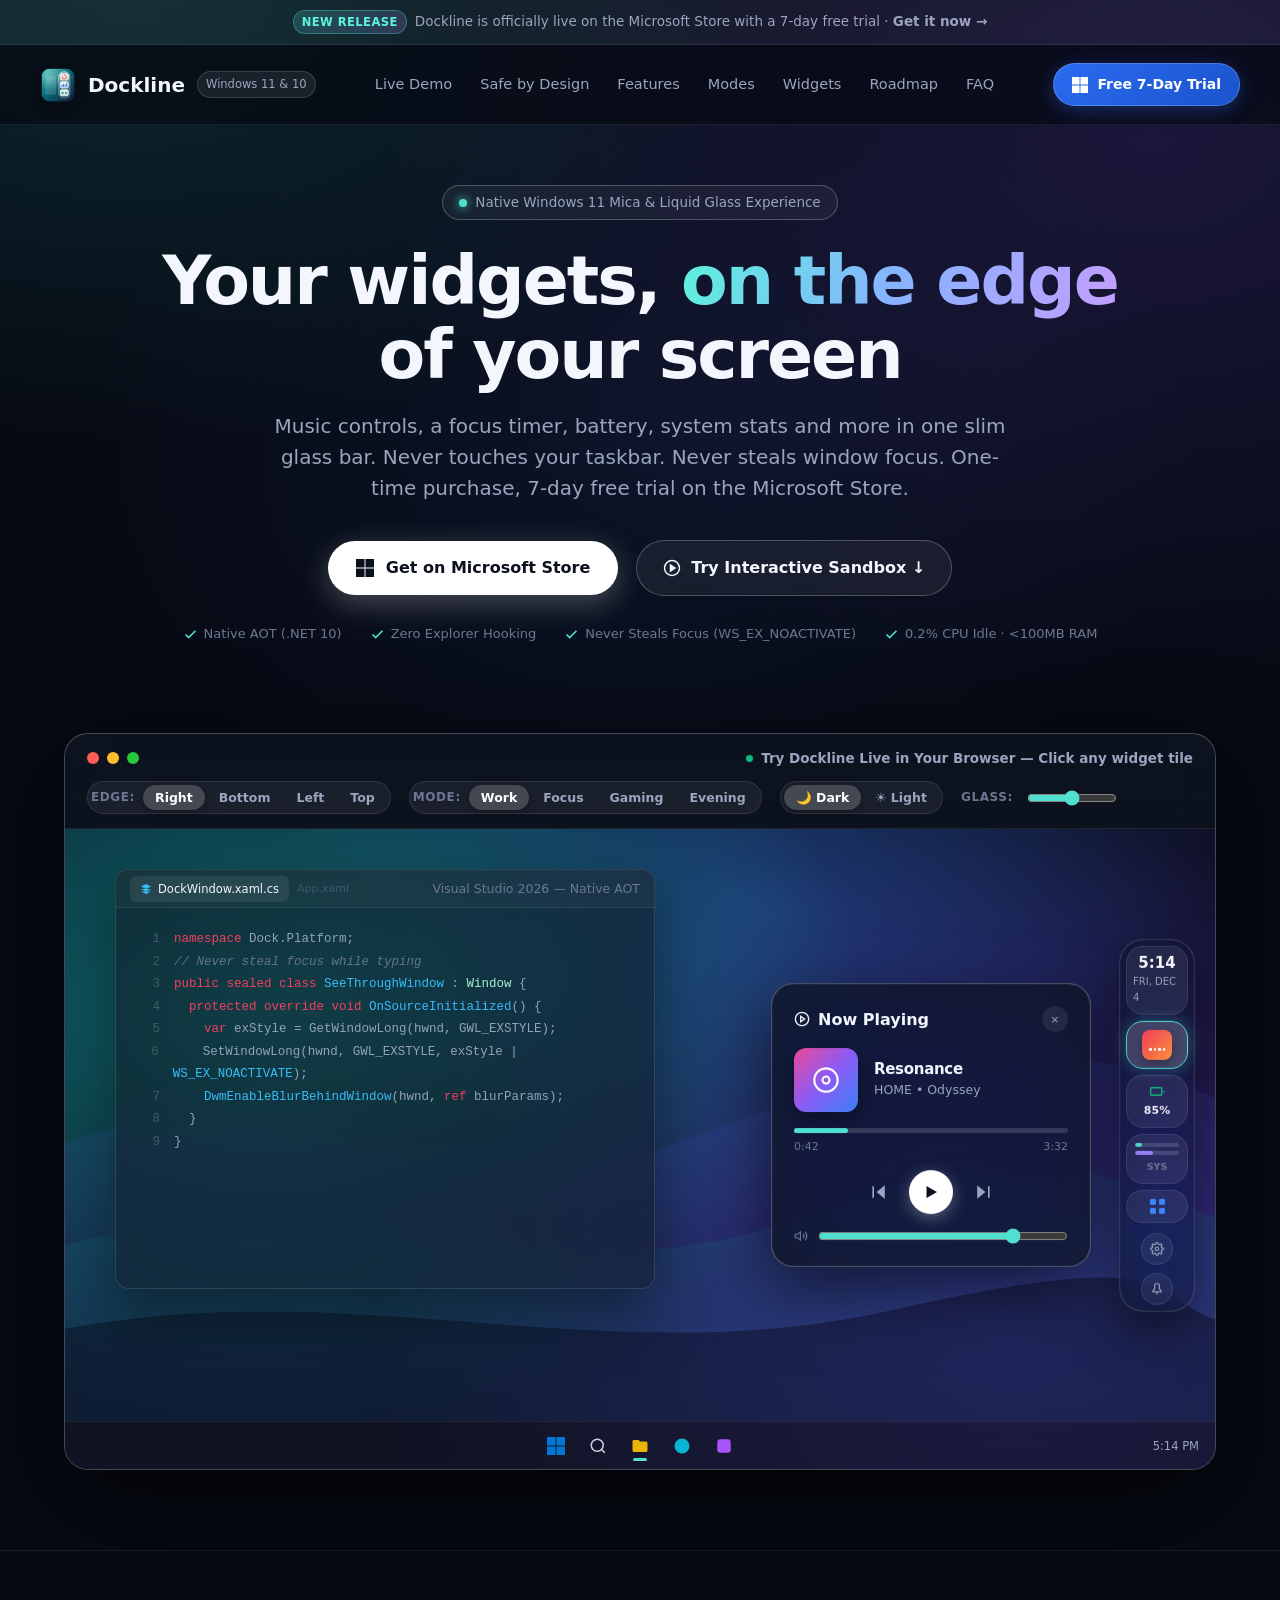
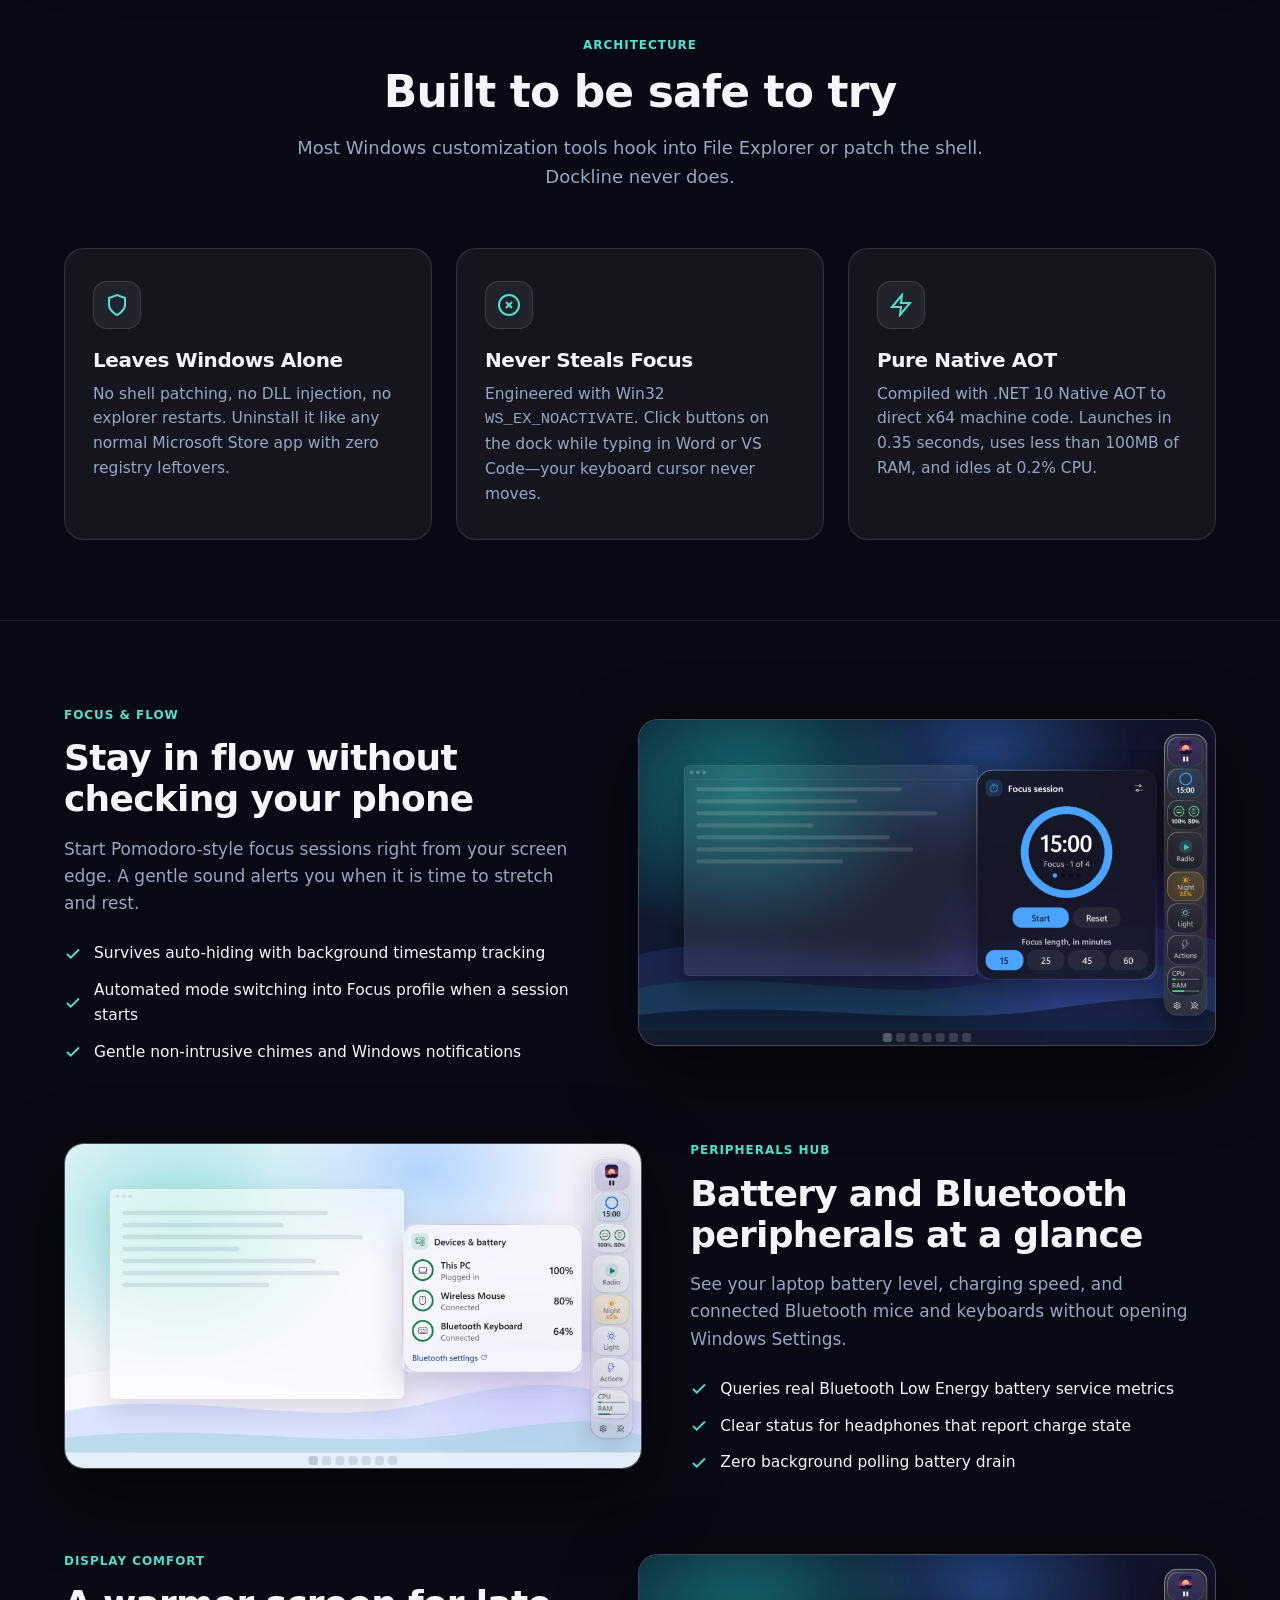
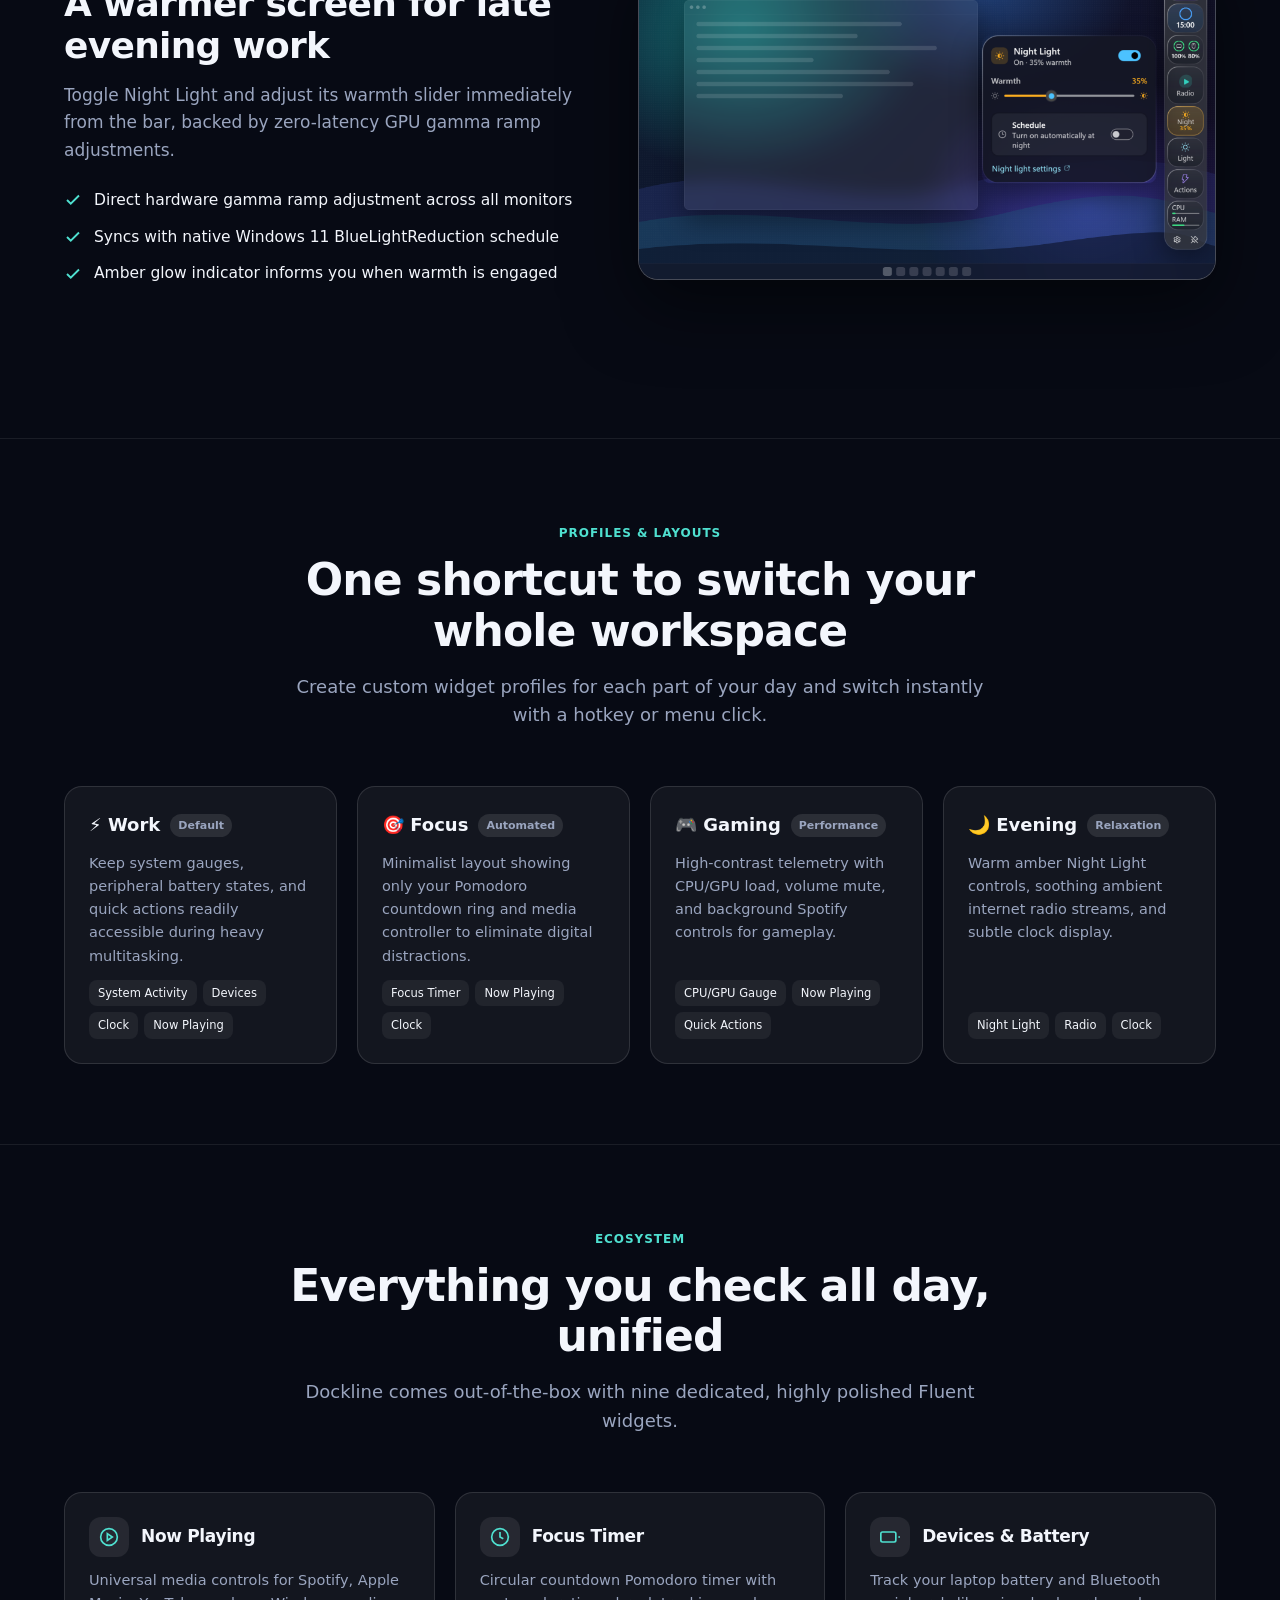
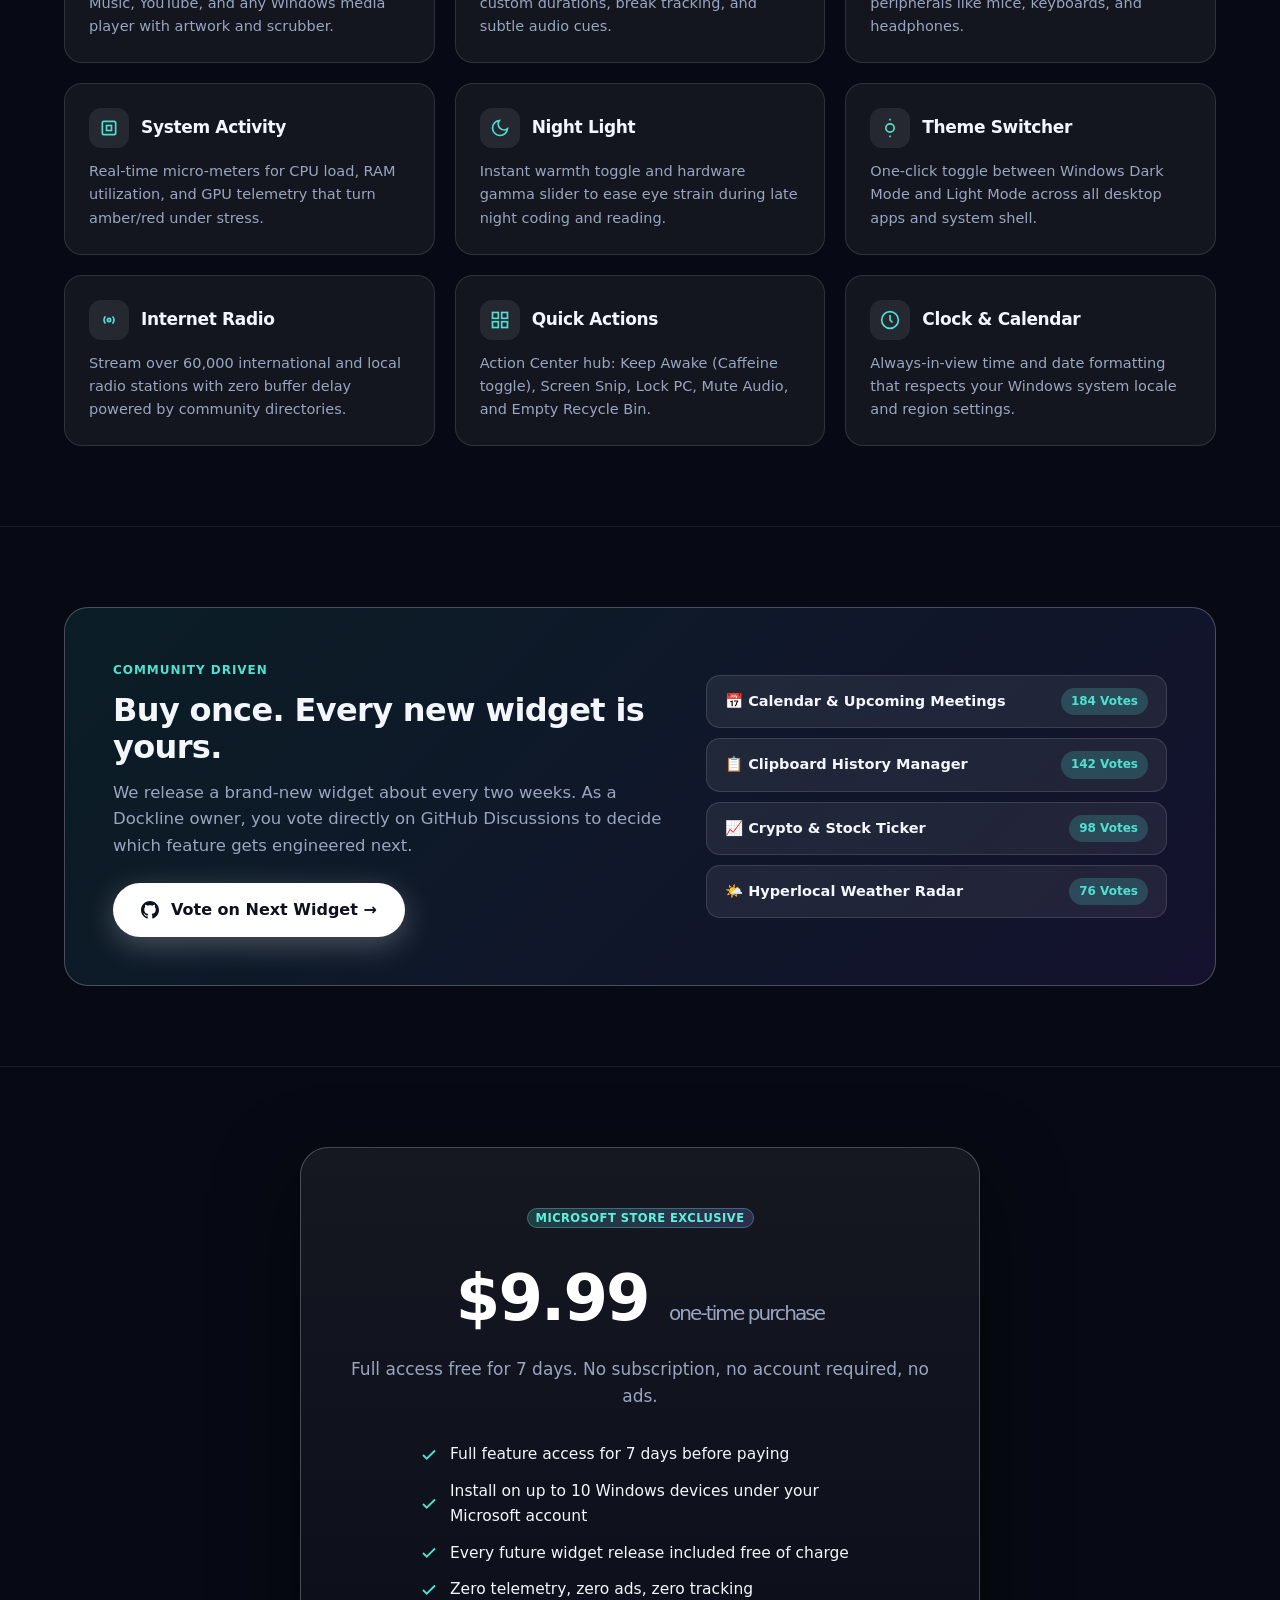
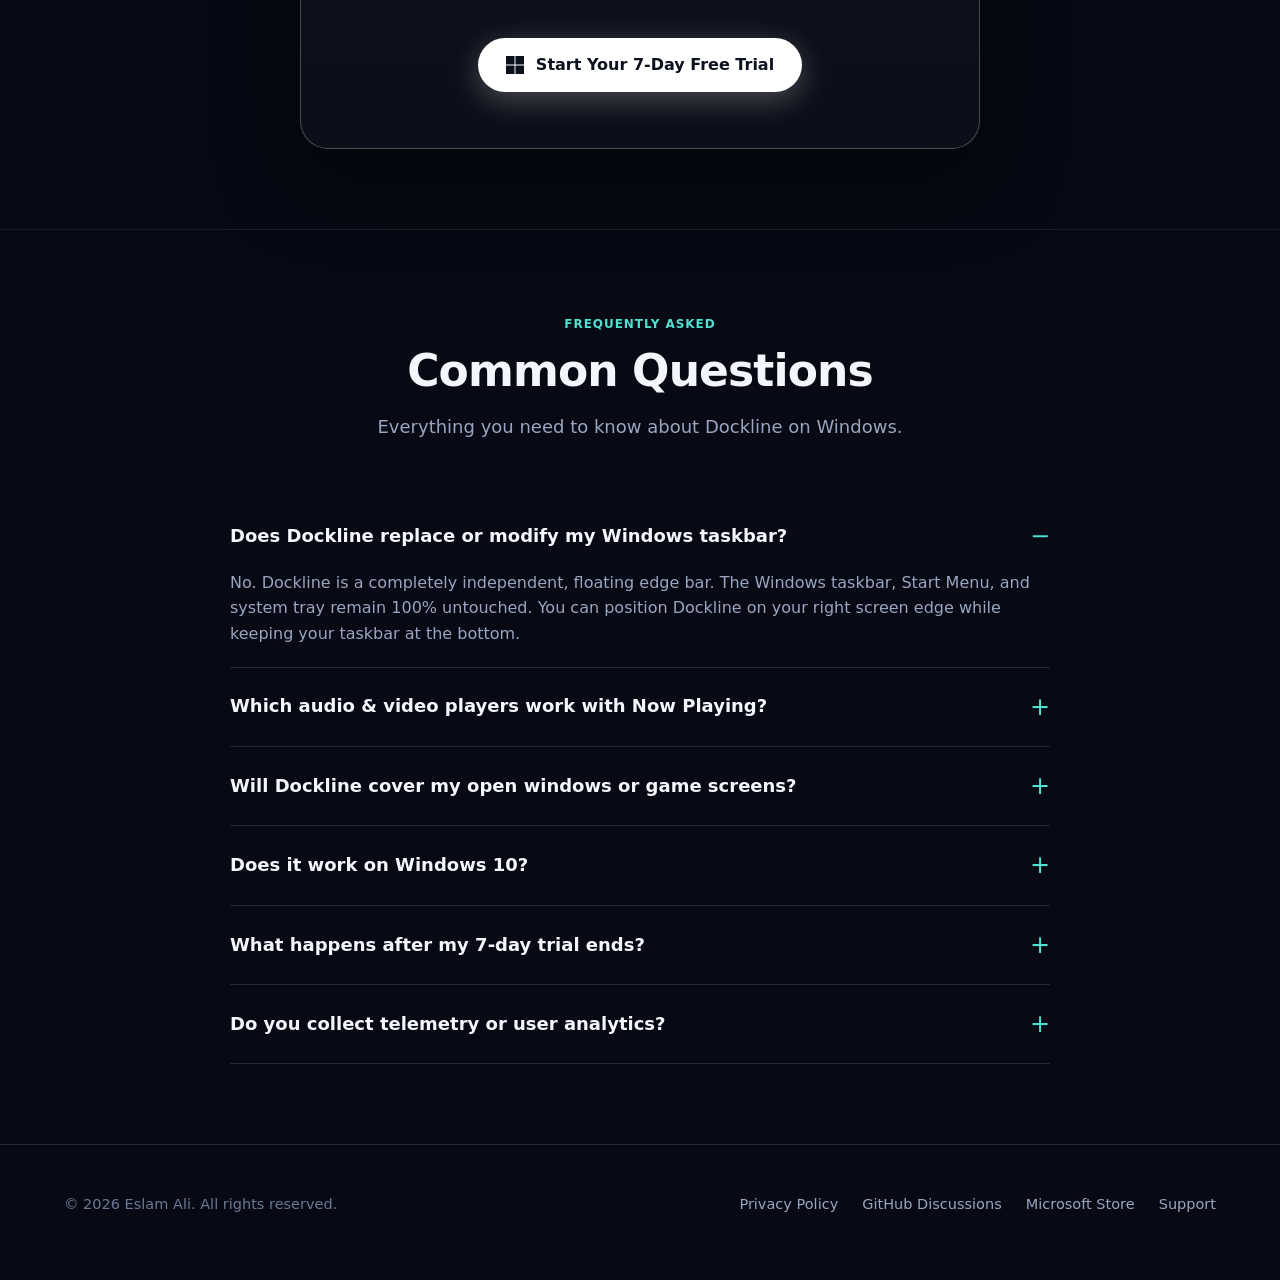
<file: index.html>
<!doctype html>
<html lang="en">
<head>
  <meta charset="utf-8">
  <meta name="viewport" content="width=device-width, initial-scale=1">
  <title>Dockline – Interactive Glass Widget Bar for Windows 11</title>
  <meta name="description" content="Try Dockline live in your browser: music controls, a focus timer, battery, system stats and more in one slim glass bar for Windows 11. Never touches your taskbar. 7-day free trial on the Microsoft Store.">
  <meta property="og:title" content="Dockline – Interactive Glass Widget Bar for Windows 11">
  <meta property="og:description" content="Try Dockline live in your browser: music, focus timer, battery and more on the edge of your screen.">
  <meta property="og:image" content="img/poster-1.png">
  <meta property="og:type" content="website">
  <meta name="twitter:card" content="summary_large_image">
  <link rel="icon" href="img/Dockline.png">
  <link rel="stylesheet" href="css/style.css">
</head>
<body>

  <!-- Top Announcement Banner -->
  <div class="top-pill-banner">
    <div class="container">
      <a href="https://apps.microsoft.com/detail/9P75PDWDBD1K?mode=direct" target="_blank" rel="noopener">
        <span class="banner-badge">New Release</span>
        <span>Dockline is officially live on the Microsoft Store with a 7-day free trial · <b>Get it now →</b></span>
      </a>
    </div>
  </div>

  <!-- Main Header & Navigation -->
  <header class="site-header">
    <div class="container nav-wrap">
      <a href="#" class="brand-group">
        <img src="img/Dockline.png" alt="Dockline Logo">
        <span>Dockline</span>
        <span class="version-tag">Windows 11 & 10</span>
      </a>
      <nav class="main-nav">
        <a href="#sandbox">Live Demo</a>
        <a href="#safe">Safe by Design</a>
        <a href="#features">Features</a>
        <a href="#modes">Modes</a>
        <a href="#widgets">Widgets</a>
        <a href="#vote">Roadmap</a>
        <a href="#faq">FAQ</a>
      </nav>
      <div class="header-cta-group">
        <a href="https://apps.microsoft.com/detail/9P75PDWDBD1K?mode=direct" class="btn-store-nav" target="_blank" rel="noopener">
          <svg width="16" height="16" viewBox="0 0 24 24" fill="currentColor">
            <path d="M0 0h11.377v11.372H0zm12.623 0H24v11.372H12.623zM0 12.623h11.377V24H0zm12.623 0H24V24H12.623z"/>
          </svg>
          <span>Free 7-Day Trial</span>
        </a>
      </div>
    </div>
  </header>

  <main>
    <!-- Hero Section -->
    <section class="hero-section">
      <div class="container">
        <div class="hero-badge-pill">
          <span class="dot"></span>
          <span>Native Windows 11 Mica &amp; Liquid Glass Experience</span>
        </div>
        <h1 class="hero-title">
          Your widgets, <span class="gradient-text">on the edge</span> of your screen
        </h1>
        <p class="hero-subtitle">
          Music controls, a focus timer, battery, system stats and more in one slim glass bar. Never touches your taskbar. Never steals window focus. One-time purchase, 7-day free trial on the Microsoft Store.
        </p>
        <div class="hero-actions">
          <a href="https://apps.microsoft.com/detail/9P75PDWDBD1K?mode=direct" class="btn-primary-hero" target="_blank" rel="noopener">
            <svg width="18" height="18" viewBox="0 0 24 24" fill="currentColor">
              <path d="M0 0h11.377v11.372H0zm12.623 0H24v11.372H12.623zM0 12.623h11.377V24H0zm12.623 0H24V24H12.623z"/>
            </svg>
            <span>Get on Microsoft Store</span>
          </a>
          <a href="#sandbox" class="btn-secondary-hero">
            <svg width="18" height="18" viewBox="0 0 24 24" fill="none" stroke="currentColor" stroke-width="2">
              <circle cx="12" cy="12" r="10"/><polygon points="10 8 16 12 10 16" fill="currentColor"/>
            </svg>
            <span>Try Interactive Sandbox ↓</span>
          </a>
        </div>
        <div class="trust-specs-bar">
          <span>
            <svg viewBox="0 0 24 24" fill="none" stroke="currentColor" stroke-width="2.5"><polyline points="20 6 9 17 4 12"/></svg>
            Native AOT (.NET 10)
          </span>
          <span>
            <svg viewBox="0 0 24 24" fill="none" stroke="currentColor" stroke-width="2.5"><polyline points="20 6 9 17 4 12"/></svg>
            Zero Explorer Hooking
          </span>
          <span>
            <svg viewBox="0 0 24 24" fill="none" stroke="currentColor" stroke-width="2.5"><polyline points="20 6 9 17 4 12"/></svg>
            Never Steals Focus (WS_EX_NOACTIVATE)
          </span>
          <span>
            <svg viewBox="0 0 24 24" fill="none" stroke="currentColor" stroke-width="2.5"><polyline points="20 6 9 17 4 12"/></svg>
            0.2% CPU Idle · &lt;100MB RAM
          </span>
        </div>
      </div>
    </section>

    <!-- Interactive Desktop Sandbox -->
    <section id="sandbox" class="sandbox-wrapper">
      <div class="container">
        <div class="sandbox-frame">
          <!-- Sandbox Top Controls Toolbar -->
          <div class="sandbox-topbar">
            <div class="window-dots">
              <span class="dot-red"></span>
              <span class="dot-yellow"></span>
              <span class="dot-green"></span>
            </div>
            <div class="sandbox-title-badge">
              <span class="live-dot"></span>
              <span>Try Dockline Live in Your Browser — Click any widget tile</span>
            </div>
            <div class="sandbox-toolbar-controls">
              <!-- Edge Switcher -->
              <div class="control-pill-group">
                <span class="control-label">Edge:</span>
                <button type="button" class="btn-control-pill active" data-edge-btn="right">Right</button>
                <button type="button" class="btn-control-pill" data-edge-btn="bottom">Bottom</button>
                <button type="button" class="btn-control-pill" data-edge-btn="left">Left</button>
                <button type="button" class="btn-control-pill" data-edge-btn="top">Top</button>
              </div>

              <!-- Modes Switcher -->
              <div class="control-pill-group">
                <span class="control-label">Mode:</span>
                <button type="button" class="btn-control-pill active" data-mode-btn="work">Work</button>
                <button type="button" class="btn-control-pill" data-mode-btn="focus">Focus</button>
                <button type="button" class="btn-control-pill" data-mode-btn="gaming">Gaming</button>
                <button type="button" class="btn-control-pill" data-mode-btn="evening">Evening</button>
              </div>

              <!-- Wallpaper Switcher -->
              <div class="control-pill-group">
                <button type="button" class="btn-control-pill active" data-wall-btn="dark">🌙 Dark</button>
                <button type="button" class="btn-control-pill" data-wall-btn="light">☀️ Light</button>
              </div>

              <!-- Glass Strength Slider -->
              <div class="slider-glass-group">
                <span class="control-label">Glass:</span>
                <input type="range" id="glass-strength-input" min="0" max="100" value="50" title="Adjust glass strength">
              </div>
            </div>
          </div>

          <!-- Desktop Viewport Canvas -->
          <div id="desktop-viewport" class="desktop-viewport">
            <!-- Wallpapers -->
            <div class="desktop-wallpaper wallpaper-dark"></div>
            <div class="desktop-wallpaper wallpaper-light"></div>

            <!-- Rolling Dunes Ambient Art -->
            <div class="dunes-art">
              <svg viewBox="0 0 1920 520" preserveAspectRatio="none">
                <path d="M0 220 C 380 120 700 300 1060 210 S 1640 90 1920 170 V520 H0Z" fill="rgba(70,90,200,.18)"/>
                <path d="M0 330 C 420 250 820 400 1220 300 S 1720 250 1920 300 V520 H0Z" fill="rgba(24,150,150,.15)"/>
                <path d="M0 420 C 500 360 900 470 1380 400 S 1800 380 1920 410 V520 H0Z" fill="rgba(10,12,30,.5)"/>
              </svg>
            </div>

            <!-- Real-time Night Light Warmth Tint Layer -->
            <div id="night-light-overlay" class="night-light-overlay"></div>

            <!-- Mode Feedback Toast -->
            <div id="mode-feedback-toast" class="mode-feedback-toast">
              <svg width="14" height="14" viewBox="0 0 24 24" fill="none" stroke="currentColor" stroke-width="2.5"><polyline points="20 6 9 17 4 12"/></svg>
              <span id="toast-mode-name">Work Mode</span>
            </div>

            <!-- Floating Simulated Window (demonstrates glass blur over real window content) -->
            <div class="mock-window">
              <div class="mock-win-titlebar">
                <div class="mock-win-tabs">
                  <div class="mock-tab">
                    <svg width="12" height="12" viewBox="0 0 24 24" fill="currentColor" color="#38bdf8"><path d="M12 2L2 7l10 5 10-5-10-5zM2 17l10 5 10-5M2 12l10 5 10-5"/></svg>
                    <span>DockWindow.xaml.cs</span>
                  </div>
                  <span style="opacity:0.5; font-size:11px;">App.xaml</span>
                </div>
                <span>Visual Studio 2026 — Native AOT</span>
              </div>
              <div class="mock-win-body">
                <div class="mock-code-line"><span class="mock-line-num">1</span><span><span class="k">namespace</span> Dock.Platform;</span></div>
                <div class="mock-code-line"><span class="mock-line-num">2</span><span><span class="c">// Never steal focus while typing</span></span></div>
                <div class="mock-code-line"><span class="mock-line-num">3</span><span><span class="k">public sealed class</span> <span class="f">SeeThroughWindow</span> : <span class="s">Window</span> {</span></div>
                <div class="mock-code-line"><span class="mock-line-num">4</span><span>&nbsp;&nbsp;<span class="k">protected override void</span> <span class="f">OnSourceInitialized</span>() {</span></div>
                <div class="mock-code-line"><span class="mock-line-num">5</span><span>&nbsp;&nbsp;&nbsp;&nbsp;<span class="k">var</span> exStyle = GetWindowLong(hwnd, GWL_EXSTYLE);</span></div>
                <div class="mock-code-line"><span class="mock-line-num">6</span><span>&nbsp;&nbsp;&nbsp;&nbsp;SetWindowLong(hwnd, GWL_EXSTYLE, exStyle | <span class="f">WS_EX_NOACTIVATE</span>);</span></div>
                <div class="mock-code-line"><span class="mock-line-num">7</span><span>&nbsp;&nbsp;&nbsp;&nbsp;<span class="f">DwmEnableBlurBehindWindow</span>(hwnd, <span class="k">ref</span> blurParams);</span></div>
                <div class="mock-code-line"><span class="mock-line-num">8</span><span>&nbsp;&nbsp;}</span></div>
                <div class="mock-code-line"><span class="mock-line-num">9</span><span>}</span></div>
              </div>
            </div>

            <!-- Windows 11 Taskbar -->
            <div class="taskbar-strip">
              <div></div>
              <div class="taskbar-center">
                <div class="taskbar-icon">
                  <svg width="18" height="18" viewBox="0 0 24 24" fill="currentColor" color="#0078d4">
                    <path d="M0 0h11.377v11.372H0zm12.623 0H24v11.372H12.623zM0 12.623h11.377V24H0zm12.623 0H24V24H12.623z"/>
                  </svg>
                </div>
                <div class="taskbar-icon">
                  <svg width="18" height="18" viewBox="0 0 24 24" fill="none" stroke="currentColor" stroke-width="2"><circle cx="11" cy="11" r="8"/><line x1="21" y1="21" x2="16.65" y2="16.65"/></svg>
                </div>
                <div class="taskbar-icon active">
                  <svg width="18" height="18" viewBox="0 0 24 24" fill="currentColor" color="#eab308"><path d="M20 6h-8l-2-2H4c-1.1 0-1.99.9-1.99 2L2 18c0 1.1.9 2 2 2h16c1.1 0 2-.9 2-2V8c0-1.1-.9-2-2-2z"/></svg>
                </div>
                <div class="taskbar-icon">
                  <svg width="18" height="18" viewBox="0 0 24 24" fill="currentColor" color="#06b6d4"><circle cx="12" cy="12" r="10"/></svg>
                </div>
                <div class="taskbar-icon">
                  <svg width="18" height="18" viewBox="0 0 24 24" fill="currentColor" color="#a855f7"><rect x="3" y="3" width="18" height="18" rx="4"/></svg>
                </div>
              </div>
              <div class="taskbar-tray">
                <span id="tray-clock-time">1:08 AM</span>
              </div>
            </div>

            <!-- The Dockline Glass Bar -->
            <div id="dockline-bar-container" class="dockline-bar-container edge-right">
              <!-- Flyout Panels Popovers Container -->
              <div class="flyout-panel-container">
                <!-- Panel 1: Now Playing -->
                <div id="panel-media" class="flyout-panel">
                  <div class="panel-header">
                    <span class="panel-title">
                      <svg width="16" height="16" viewBox="0 0 24 24" fill="none" stroke="currentColor" stroke-width="2"><circle cx="12" cy="12" r="10"/><polygon points="10 8 16 12 10 16"/></svg>
                      Now Playing
                    </span>
                    <button type="button" class="panel-close-btn">&times;</button>
                  </div>
                  <div class="media-album-card">
                    <div id="media-art" class="media-album-art">
                      <svg width="28" height="28" viewBox="0 0 24 24" fill="none" stroke="currentColor" stroke-width="1.8"><circle cx="12" cy="12" r="10"/><circle cx="12" cy="12" r="3"/></svg>
                    </div>
                    <div class="media-details">
                      <h4 id="media-title">Resonance</h4>
                      <p id="media-artist">HOME • Odyssey</p>
                    </div>
                  </div>
                  <div class="media-scrubber">
                    <div class="scrubber-bar">
                      <div id="media-scrubber-fill" class="scrubber-fill"></div>
                    </div>
                    <div class="scrubber-times">
                      <span id="media-time-current">0:42</span>
                      <span id="media-time-total">3:32</span>
                    </div>
                  </div>
                  <div class="media-controls-row">
                    <button type="button" id="btn-media-prev" class="btn-media-ctrl">
                      <svg width="20" height="20" viewBox="0 0 24 24" fill="currentColor"><polygon points="19 20 9 12 19 4 19 20"/><line x1="5" y1="19" x2="5" y2="5" stroke="currentColor" stroke-width="2"/></svg>
                    </button>
                    <button type="button" id="btn-media-play" class="btn-media-ctrl btn-media-play">
                      <svg width="18" height="18" viewBox="0 0 24 24" fill="currentColor"><polygon points="6,4 20,12 6,20"/></svg>
                    </button>
                    <button type="button" id="btn-media-next" class="btn-media-ctrl">
                      <svg width="20" height="20" viewBox="0 0 24 24" fill="currentColor"><polygon points="5 4 15 12 5 20 5 4"/><line x1="19" y1="5" x2="19" y2="19" stroke="currentColor" stroke-width="2"/></svg>
                    </button>
                  </div>
                  <div class="media-volume-row">
                    <svg width="14" height="14" viewBox="0 0 24 24" fill="none" stroke="currentColor" stroke-width="2"><polygon points="11 5 6 9 2 9 2 15 6 15 11 19 11 5"/><path d="M19.07 4.93a10 10 0 0 1 0 14.14M15.54 8.46a5 5 0 0 1 0 7.07"/></svg>
                    <input type="range" min="0" max="100" value="80">
                  </div>
                </div>

                <!-- Panel 2: Focus Timer (Pomodoro) -->
                <div id="panel-focus" class="flyout-panel">
                  <div class="panel-header">
                    <span class="panel-title">
                      <svg width="16" height="16" viewBox="0 0 24 24" fill="none" stroke="#f43f5e" stroke-width="2"><circle cx="12" cy="12" r="10"/><polyline points="12 6 12 12 16 14"/></svg>
                      Focus Session
                    </span>
                    <button type="button" class="panel-close-btn">&times;</button>
                  </div>
                  <div class="focus-timer-display">
                    <svg class="focus-big-ring-svg" viewBox="0 0 140 140">
                      <circle class="focus-big-ring-bg" cx="70" cy="70" r="60"/>
                      <circle id="focus-big-ring-progress" class="focus-big-ring-progress" cx="70" cy="70" r="60"/>
                    </svg>
                    <div class="focus-time-center">
                      <div id="focus-digits" class="focus-digits">25:00</div>
                      <div class="focus-session-type">Deep Work</div>
                    </div>
                  </div>
                  <div class="focus-presets-row">
                    <button type="button" class="btn-focus-preset active" data-focus-preset="25">25 min</button>
                    <button type="button" class="btn-focus-preset" data-focus-preset="45">45 min</button>
                    <button type="button" class="btn-focus-preset" data-focus-preset="15">15 min</button>
                  </div>
                  <div class="focus-actions-row">
                    <button type="button" id="btn-focus-start" class="btn-focus-start">
                      <svg width="15" height="15" viewBox="0 0 24 24" fill="currentColor"><polygon points="6,4 20,12 6,20"/></svg>
                      Start Session
                    </button>
                    <button type="button" id="btn-focus-reset" class="btn-focus-reset">Reset</button>
                  </div>
                </div>

                <!-- Panel 3: Night Light -->
                <div id="panel-nightlight" class="flyout-panel">
                  <div class="panel-header">
                    <span class="panel-title">
                      <svg width="16" height="16" viewBox="0 0 24 24" fill="none" stroke="currentColor" stroke-width="2" color="#f59e0b"><path d="M21 12.79A9 9 0 1 1 11.21 3 7 7 0 0 0 21 12.79z"/></svg>
                      Night Light
                    </span>
                    <button type="button" class="panel-close-btn">&times;</button>
                  </div>
                  <div class="nightlight-card">
                    <div class="nl-toggle-row">
                      <span>Enable Night Light</span>
                      <label class="toggle-switch">
                        <input type="checkbox" id="nl-toggle-input">
                        <span class="toggle-slider"></span>
                      </label>
                    </div>
                    <div class="nl-slider-box">
                      <div class="nl-slider-labels">
                        <span>Warmth Tint</span>
                        <span id="nl-warmth-val" style="color:var(--accent-amber)">45%</span>
                      </div>
                      <input type="range" id="nl-warmth-slider" class="nl-warmth-slider" min="0" max="100" value="45">
                    </div>
                    <div class="nl-hint">
                      <b>Real-time GPU Warmth:</b> Dragging the slider dynamically tints the desktop canvas, matching Windows 11 gamma ramp behavior.
                    </div>
                  </div>
                </div>

                <!-- Panel 4: Battery & Connected Devices -->
                <div id="panel-battery" class="flyout-panel">
                  <div class="panel-header">
                    <span class="panel-title">
                      <svg width="16" height="16" viewBox="0 0 24 24" fill="none" stroke="currentColor" stroke-width="2" color="#10b981"><rect x="1" y="6" width="18" height="12" rx="2"/><line x1="23" y1="11" x2="23" y2="13"/></svg>
                      Devices &amp; Battery
                    </span>
                    <button type="button" class="panel-close-btn">&times;</button>
                  </div>
                  <div class="devices-list">
                    <div class="device-item">
                      <div class="device-info">
                        <div class="device-icon-box">
                          <svg width="18" height="18" viewBox="0 0 24 24" fill="none" stroke="currentColor" stroke-width="2"><rect x="2" y="3" width="20" height="14" rx="2"/><line x1="2" y1="20" x2="22" y2="20"/></svg>
                        </div>
                        <div>
                          <div class="device-name">Laptop Battery</div>
                          <div class="device-status">Fast charging • 42m to full</div>
                        </div>
                      </div>
                      <div class="device-badge">85% ⚡</div>
                    </div>
                    <div class="device-item">
                      <div class="device-info">
                        <div class="device-icon-box">
                          <svg width="18" height="18" viewBox="0 0 24 24" fill="none" stroke="currentColor" stroke-width="2"><rect x="5" y="2" width="14" height="20" rx="7"/><line x1="12" y1="6" x2="12" y2="10"/></svg>
                        </div>
                        <div>
                          <div class="device-name">Logitech MX Master 3S</div>
                          <div class="device-status">Bluetooth Connected</div>
                        </div>
                      </div>
                      <div class="device-badge" style="color:#38bdf8">90%</div>
                    </div>
                    <div class="device-item">
                      <div class="device-info">
                        <div class="device-icon-box">
                          <svg width="18" height="18" viewBox="0 0 24 24" fill="none" stroke="currentColor" stroke-width="2"><rect x="2" y="4" width="20" height="16" rx="2"/><line x1="6" y1="8" x2="6" y2="8"/><line x1="10" y1="8" x2="10" y2="8"/><line x1="14" y1="8" x2="14" y2="8"/><line x1="18" y1="8" x2="18" y2="8"/></svg>
                        </div>
                        <div>
                          <div class="device-name">NuPhy Air75 Keyboard</div>
                          <div class="device-status">Bluetooth Connected</div>
                        </div>
                      </div>
                      <div class="device-badge" style="color:#a78bfa">70%</div>
                    </div>
                  </div>
                </div>

                <!-- Panel 5: System Activity -->
                <div id="panel-system" class="flyout-panel">
                  <div class="panel-header">
                    <span class="panel-title">
                      <svg width="16" height="16" viewBox="0 0 24 24" fill="none" stroke="currentColor" stroke-width="2"><rect x="4" y="4" width="16" height="16" rx="2"/><rect x="9" y="9" width="6" height="6"/><line x1="9" y1="1" x2="9" y2="4"/><line x1="15" y1="1" x2="15" y2="4"/><line x1="9" y1="20" x2="9" y2="23"/><line x1="15" y1="20" x2="15" y2="23"/></svg>
                      System Activity
                    </span>
                    <button type="button" class="panel-close-btn">&times;</button>
                  </div>
                  <div class="system-gauges-list">
                    <div class="sys-gauge-item">
                      <h5><span>CPU (AMD Ryzen 7)</span><span id="sys-cpu-val" style="color:var(--accent-cyan)">18%</span></h5>
                      <div class="sys-bar-large"><div id="sys-cpu-fill-large" class="sys-fill-large" style="width:18%; background:var(--accent-cyan)"></div></div>
                    </div>
                    <div class="sys-gauge-item">
                      <h5><span>RAM (32 GB DDR5)</span><span id="sys-ram-val" style="color:var(--accent-purple)">42%</span></h5>
                      <div class="sys-bar-large"><div id="sys-fill-ram-large" class="sys-fill-large" style="width:42%; background:var(--accent-purple)"></div></div>
                    </div>
                    <div class="sys-gauge-item">
                      <h5><span>GPU (RTX 4070 Laptop)</span><span style="color:#38bdf8">24% • 48°C</span></h5>
                      <div class="sys-bar-large"><div class="sys-fill-large" style="width:24%; background:#38bdf8"></div></div>
                    </div>
                  </div>
                </div>

                <!-- Panel 6: Internet Radio -->
                <div id="panel-radio" class="flyout-panel">
                  <div class="panel-header">
                    <span class="panel-title">
                      <svg width="16" height="16" viewBox="0 0 24 24" fill="none" stroke="currentColor" stroke-width="2" color="#38bdf8"><circle cx="12" cy="12" r="2"/><path d="M16.24 7.76a6 6 0 0 1 0 8.49m-8.48-.01a6 6 0 0 1 0-8.49m11.31-2.82a10 10 0 0 1 0 14.14m-14.14 0a10 10 0 0 1 0-14.14"/></svg>
                      Internet Radio
                    </span>
                    <button type="button" class="panel-close-btn">&times;</button>
                  </div>
                  <div class="radio-panel-body">
                    <div class="radio-station-badge">
                      <span id="current-radio-station">Lofi Girl (Chill Beats)</span>
                    </div>
                    <div class="radio-presets">
                      <button type="button" class="btn-station active">Lofi Girl</button>
                      <button type="button" class="btn-station">Synthwave FM</button>
                      <button type="button" class="btn-station">Ambient Space</button>
                      <button type="button" class="btn-station">Cairo Quran</button>
                    </div>
                  </div>
                </div>

                <!-- Panel 7: Quick Actions -->
                <div id="panel-actions" class="flyout-panel">
                  <div class="panel-header">
                    <span class="panel-title">
                      <svg width="16" height="16" viewBox="0 0 24 24" fill="none" stroke="currentColor" stroke-width="2"><rect x="3" y="3" width="7" height="7"/><rect x="14" y="3" width="7" height="7"/><rect x="14" y="14" width="7" height="7"/><rect x="3" y="14" width="7" height="7"/></svg>
                      Quick Actions
                    </span>
                    <button type="button" class="panel-close-btn">&times;</button>
                  </div>
                  <div class="quick-actions-grid">
                    <div class="qa-tile" data-action="caffeine">
                      <svg width="20" height="20" viewBox="0 0 24 24" fill="none" stroke="currentColor" stroke-width="2"><path d="M18 8h1a4 4 0 0 1 0 8h-1"/><path d="M2 8h16v9a4 4 0 0 1-4 4H6a4 4 0 0 1-4-4V8z"/><line x1="6" y1="1" x2="6" y2="4"/><line x1="10" y1="1" x2="10" y2="4"/><line x1="14" y1="1" x2="14" y2="4"/></svg>
                      <span>Keep Awake</span>
                    </div>
                    <div class="qa-tile" data-action="snip">
                      <svg width="20" height="20" viewBox="0 0 24 24" fill="none" stroke="currentColor" stroke-width="2"><circle cx="6" cy="6" r="3"/><circle cx="6" cy="18" r="3"/><line x1="20" y1="4" x2="8.12" y2="15.88"/><line x1="14.47" y1="14.48" x2="20" y2="20"/><line x1="8.12" y1="8.12" x2="12" y2="12"/></svg>
                      <span>Screen Snip</span>
                    </div>
                    <div class="qa-tile" data-action="mute">
                      <svg width="20" height="20" viewBox="0 0 24 24" fill="none" stroke="currentColor" stroke-width="2"><polygon points="11 5 6 9 2 9 2 15 6 15 11 19 11 5"/><line x1="23" y1="9" x2="17" y2="15"/><line x1="17" y1="9" x2="23" y2="15"/></svg>
                      <span>Mute Audio</span>
                    </div>
                    <div class="qa-tile" data-action="nightlight">
                      <svg width="20" height="20" viewBox="0 0 24 24" fill="none" stroke="currentColor" stroke-width="2"><path d="M21 12.79A9 9 0 1 1 11.21 3 7 7 0 0 0 21 12.79z"/></svg>
                      <span>Night Light</span>
                    </div>
                  </div>
                </div>
              </div>

              <!-- The Shelf Bar -->
              <div class="dockline-shelf">
                <!-- Clock Tile -->
                <div class="dock-tile tile-clock" data-widget="clock">
                  <span id="tile-time-display" class="tile-clock-time">1:08</span>
                  <span id="tile-date-display" class="tile-clock-date">THU, OCT 8</span>
                </div>

                <!-- Now Playing Tile -->
                <div id="tile-media" class="dock-tile tile-media" data-widget="media">
                  <div class="media-cover-mini">
                    <div class="eq-bars-mini">
                      <span></span><span></span><span></span><span></span>
                    </div>
                  </div>
                </div>

                <!-- Focus Tile -->
                <div class="dock-tile tile-focus" data-widget="focus">
                  <svg class="focus-ring-svg" viewBox="0 0 28 28">
                    <circle class="focus-ring-bg" cx="14" cy="14" r="12"/>
                    <circle id="tile-focus-ring-progress" class="focus-ring-progress" cx="14" cy="14" r="12"/>
                  </svg>
                  <span id="tile-focus-min" class="tile-focus-min">25m</span>
                </div>

                <!-- Battery Tile -->
                <div class="dock-tile tile-battery" data-widget="battery">
                  <div class="tile-battery-icon">
                    <svg width="15" height="15" viewBox="0 0 24 24" fill="none" stroke="currentColor" stroke-width="2.2"><rect x="1" y="6" width="18" height="12" rx="2"/><line x1="23" y1="11" x2="23" y2="13"/></svg>
                  </div>
                  <span class="tile-battery-pct">85%</span>
                </div>

                <!-- System Activity Tile -->
                <div class="dock-tile tile-system" data-widget="system">
                  <div class="sys-bar-mini"><div id="sys-cpu-fill-mini" class="sys-bar-fill fill-cpu"></div></div>
                  <div class="sys-bar-mini"><div id="sys-ram-fill-mini" class="sys-bar-fill fill-ram"></div></div>
                  <span class="sys-label-mini">SYS</span>
                </div>

                <!-- Night Light Tile -->
                <div class="dock-tile tile-nightlight" data-widget="nightlight">
                  <div class="tile-nl-icon">
                    <svg width="15" height="15" viewBox="0 0 24 24" fill="none" stroke="currentColor" stroke-width="2"><path d="M21 12.79A9 9 0 1 1 11.21 3 7 7 0 0 0 21 12.79z"/></svg>
                  </div>
                  <span class="tile-nl-label">WARM</span>
                </div>

                <!-- Radio Tile -->
                <div class="dock-tile tile-radio" data-widget="radio">
                  <div class="tile-radio-icon">
                    <svg width="15" height="15" viewBox="0 0 24 24" fill="none" stroke="currentColor" stroke-width="2"><circle cx="12" cy="12" r="2"/><path d="M16.24 7.76a6 6 0 0 1 0 8.49m-8.48-.01a6 6 0 0 1 0-8.49"/></svg>
                  </div>
                  <span class="tile-radio-label">RADIO</span>
                </div>

                <!-- Quick Actions Tile -->
                <div class="dock-tile tile-actions" data-widget="actions">
                  <div class="tile-actions-grid">
                    <span></span><span></span><span></span><span></span>
                  </div>
                </div>

                <!-- Dock End Actions (Settings & Pin) -->
                <div class="dock-end-actions">
                  <div class="btn-dock-icon" title="Dockline Settings">
                    <svg width="14" height="14" viewBox="0 0 24 24" fill="none" stroke="currentColor" stroke-width="2"><circle cx="12" cy="12" r="3"/><path d="M19.4 15a1.65 1.65 0 0 0 .33 1.82l.06.06a2 2 0 0 1 0 2.83 2 2 0 0 1-2.83 0l-.06-.06a1.65 1.65 0 0 0-1.82-.33 1.65 1.65 0 0 0-1 1.51V21a2 2 0 0 1-2 2 2 2 0 0 1-2-2v-.09A1.65 1.65 0 0 0 9 19.4a1.65 1.65 0 0 0-1.82.33l-.06.06a2 2 0 0 1-2.83 0 2 2 0 0 1 0-2.83l.06-.06a1.65 1.65 0 0 0 .33-1.82 1.65 1.65 0 0 0-1.51-1H3a2 2 0 0 1-2-2 2 2 0 0 1 2-2h.09A1.65 1.65 0 0 0 4.6 9a1.65 1.65 0 0 0-.33-1.82l-.06-.06a2 2 0 0 1 0-2.83 2 2 0 0 1 2.83 0l.06.06a1.65 1.65 0 0 0 1.82.33H9a1.65 1.65 0 0 0 1-1.51V3a2 2 0 0 1 2-2 2 2 0 0 1 2 2v.09a1.65 1.65 0 0 0 1 1.51 1.65 1.65 0 0 0 1.82-.33l.06-.06a2 2 0 0 1 2.83 0 2 2 0 0 1 0 2.83l-.06.06a1.65 1.65 0 0 0-.33 1.82V9a1.65 1.65 0 0 0 1.51 1H21a2 2 0 0 1 2 2 2 2 0 0 1-2 2h-.09a1.65 1.65 0 0 0-1.51 1z"/></svg>
                  </div>
                  <div class="btn-dock-icon" title="Pin / Auto-hide Toggle">
                    <svg width="14" height="14" viewBox="0 0 24 24" fill="none" stroke="currentColor" stroke-width="2"><line x1="12" y1="17" x2="12" y2="22"/><path d="M5 17h14v-2l-3-3V5a2 2 0 0 0-2-2h-4a2 2 0 0 0-2 2v7l-3 3v2z"/></svg>
                  </div>
                </div>
              </div>
            </div>
          </div>
        </div>
      </div>
    </section>

    <!-- Safe by Design Pillars -->
    <section id="safe" class="page-section">
      <div class="container">
        <div class="section-head">
          <span class="section-tag">Architecture</span>
          <h2 class="section-title">Built to be safe to try</h2>
          <p class="section-desc">Most Windows customization tools hook into File Explorer or patch the shell. Dockline never does.</p>
        </div>
        <div class="pillars-grid">
          <div class="pillar-card">
            <div class="pillar-icon-box">
              <svg width="24" height="24" viewBox="0 0 24 24" fill="none" stroke="currentColor" stroke-width="2"><path d="M12 22s8-4 8-10V5l-8-3-8 3v7c0 6 8 10 8 10z"/></svg>
            </div>
            <h3>Leaves Windows Alone</h3>
            <p>No shell patching, no DLL injection, no explorer restarts. Uninstall it like any normal Microsoft Store app with zero registry leftovers.</p>
          </div>
          <div class="pillar-card">
            <div class="pillar-icon-box">
              <svg width="24" height="24" viewBox="0 0 24 24" fill="none" stroke="currentColor" stroke-width="2"><circle cx="12" cy="12" r="10"/><line x1="15" y1="9" x2="9" y2="15"/><line x1="9" y1="9" x2="15" y2="15"/></svg>
            </div>
            <h3>Never Steals Focus</h3>
            <p>Engineered with Win32 <code>WS_EX_NOACTIVATE</code>. Click buttons on the dock while typing in Word or VS Code—your keyboard cursor never moves.</p>
          </div>
          <div class="pillar-card">
            <div class="pillar-icon-box">
              <svg width="24" height="24" viewBox="0 0 24 24" fill="none" stroke="currentColor" stroke-width="2"><polygon points="13 2 3 14 12 14 11 22 21 10 12 10 13 2"/></svg>
            </div>
            <h3>Pure Native AOT</h3>
            <p>Compiled with .NET 10 Native AOT to direct x64 machine code. Launches in 0.35 seconds, uses less than 100MB of RAM, and idles at 0.2% CPU.</p>
          </div>
        </div>
      </div>
    </section>

    <!-- Visual Feature Spotlights -->
    <section id="features" class="page-section">
      <div class="container">
        <!-- Spotlight 1: Focus Timer -->
        <div class="spotlight-row">
          <div class="spotlight-text">
            <span class="section-tag">Focus &amp; Flow</span>
            <h3>Stay in flow without checking your phone</h3>
            <p>Start Pomodoro-style focus sessions right from your screen edge. A gentle sound alerts you when it is time to stretch and rest.</p>
            <ul class="spotlight-bullets">
              <li>
                <svg viewBox="0 0 24 24" fill="none" stroke="currentColor" stroke-width="2.5"><polyline points="20 6 9 17 4 12"/></svg>
                <span>Survives auto-hiding with background timestamp tracking</span>
              </li>
              <li>
                <svg viewBox="0 0 24 24" fill="none" stroke="currentColor" stroke-width="2.5"><polyline points="20 6 9 17 4 12"/></svg>
                <span>Automated mode switching into Focus profile when a session starts</span>
              </li>
              <li>
                <svg viewBox="0 0 24 24" fill="none" stroke="currentColor" stroke-width="2.5"><polyline points="20 6 9 17 4 12"/></svg>
                <span>Gentle non-intrusive chimes and Windows notifications</span>
              </li>
            </ul>
          </div>
          <div class="spotlight-visual">
            <img src="img/screenshot-2.png" alt="Focus Timer in Dockline" loading="lazy">
          </div>
        </div>

        <!-- Spotlight 2: Battery & Devices -->
        <div class="spotlight-row reverse">
          <div class="spotlight-text">
            <span class="section-tag">Peripherals Hub</span>
            <h3>Battery and Bluetooth peripherals at a glance</h3>
            <p>See your laptop battery level, charging speed, and connected Bluetooth mice and keyboards without opening Windows Settings.</p>
            <ul class="spotlight-bullets">
              <li>
                <svg viewBox="0 0 24 24" fill="none" stroke="currentColor" stroke-width="2.5"><polyline points="20 6 9 17 4 12"/></svg>
                <span>Queries real Bluetooth Low Energy battery service metrics</span>
              </li>
              <li>
                <svg viewBox="0 0 24 24" fill="none" stroke="currentColor" stroke-width="2.5"><polyline points="20 6 9 17 4 12"/></svg>
                <span>Clear status for headphones that report charge state</span>
              </li>
              <li>
                <svg viewBox="0 0 24 24" fill="none" stroke="currentColor" stroke-width="2.5"><polyline points="20 6 9 17 4 12"/></svg>
                <span>Zero background polling battery drain</span>
              </li>
            </ul>
          </div>
          <div class="spotlight-visual">
            <img src="img/screenshot-4.png" alt="Devices and Battery Widget" loading="lazy">
          </div>
        </div>

        <!-- Spotlight 3: Night Light -->
        <div class="spotlight-row">
          <div class="spotlight-text">
            <span class="section-tag">Display Comfort</span>
            <h3>A warmer screen for late evening work</h3>
            <p>Toggle Night Light and adjust its warmth slider immediately from the bar, backed by zero-latency GPU gamma ramp adjustments.</p>
            <ul class="spotlight-bullets">
              <li>
                <svg viewBox="0 0 24 24" fill="none" stroke="currentColor" stroke-width="2.5"><polyline points="20 6 9 17 4 12"/></svg>
                <span>Direct hardware gamma ramp adjustment across all monitors</span>
              </li>
              <li>
                <svg viewBox="0 0 24 24" fill="none" stroke="currentColor" stroke-width="2.5"><polyline points="20 6 9 17 4 12"/></svg>
                <span>Syncs with native Windows 11 BlueLightReduction schedule</span>
              </li>
              <li>
                <svg viewBox="0 0 24 24" fill="none" stroke="currentColor" stroke-width="2.5"><polyline points="20 6 9 17 4 12"/></svg>
                <span>Amber glow indicator informs you when warmth is engaged</span>
              </li>
            </ul>
          </div>
          <div class="spotlight-visual">
            <img src="img/screenshot-5.png" alt="Night Light panel in Dockline" loading="lazy">
          </div>
        </div>
      </div>
    </section>

    <!-- Modes Showcase -->
    <section id="modes" class="page-section">
      <div class="container">
        <div class="section-head">
          <span class="section-tag">Profiles &amp; Layouts</span>
          <h2 class="section-title">One shortcut to switch your whole workspace</h2>
          <p class="section-desc">Create custom widget profiles for each part of your day and switch instantly with a hotkey or menu click.</p>
        </div>
        <div class="modes-grid">
          <div class="mode-card">
            <div class="mode-header">
              <span>⚡ Work</span>
              <span class="mode-pill-tag">Default</span>
            </div>
            <p>Keep system gauges, peripheral battery states, and quick actions readily accessible during heavy multitasking.</p>
            <div class="mode-widgets-chips">
              <span>System Activity</span>
              <span>Devices</span>
              <span>Clock</span>
              <span>Now Playing</span>
            </div>
          </div>
          <div class="mode-card">
            <div class="mode-header">
              <span>🎯 Focus</span>
              <span class="mode-pill-tag">Automated</span>
            </div>
            <p>Minimalist layout showing only your Pomodoro countdown ring and media controller to eliminate digital distractions.</p>
            <div class="mode-widgets-chips">
              <span>Focus Timer</span>
              <span>Now Playing</span>
              <span>Clock</span>
            </div>
          </div>
          <div class="mode-card">
            <div class="mode-header">
              <span>🎮 Gaming</span>
              <span class="mode-pill-tag">Performance</span>
            </div>
            <p>High-contrast telemetry with CPU/GPU load, volume mute, and background Spotify controls for gameplay.</p>
            <div class="mode-widgets-chips">
              <span>CPU/GPU Gauge</span>
              <span>Now Playing</span>
              <span>Quick Actions</span>
            </div>
          </div>
          <div class="mode-card">
            <div class="mode-header">
              <span>🌙 Evening</span>
              <span class="mode-pill-tag">Relaxation</span>
            </div>
            <p>Warm amber Night Light controls, soothing ambient internet radio streams, and subtle clock display.</p>
            <div class="mode-widgets-chips">
              <span>Night Light</span>
              <span>Radio</span>
              <span>Clock</span>
            </div>
          </div>
        </div>
      </div>
    </section>

    <!-- All Widgets Catalog -->
    <section id="widgets" class="page-section">
      <div class="container">
        <div class="section-head">
          <span class="section-tag">Ecosystem</span>
          <h2 class="section-title">Everything you check all day, unified</h2>
          <p class="section-desc">Dockline comes out-of-the-box with nine dedicated, highly polished Fluent widgets.</p>
        </div>
        <div class="widgets-catalog-grid">
          <div class="widget-catalog-card">
            <div class="widget-card-top">
              <div class="widget-card-icon">
                <svg width="20" height="20" viewBox="0 0 24 24" fill="none" stroke="currentColor" stroke-width="2"><circle cx="12" cy="12" r="10"/><polygon points="10 8 16 12 10 16"/></svg>
              </div>
              <h4>Now Playing</h4>
            </div>
            <p>Universal media controls for Spotify, Apple Music, YouTube, and any Windows media player with artwork and scrubber.</p>
          </div>
          <div class="widget-catalog-card">
            <div class="widget-card-top">
              <div class="widget-card-icon">
                <svg width="20" height="20" viewBox="0 0 24 24" fill="none" stroke="currentColor" stroke-width="2"><circle cx="12" cy="12" r="10"/><polyline points="12 6 12 12 16 14"/></svg>
              </div>
              <h4>Focus Timer</h4>
            </div>
            <p>Circular countdown Pomodoro timer with custom durations, break tracking, and subtle audio cues.</p>
          </div>
          <div class="widget-catalog-card">
            <div class="widget-card-top">
              <div class="widget-card-icon">
                <svg width="20" height="20" viewBox="0 0 24 24" fill="none" stroke="currentColor" stroke-width="2"><rect x="1" y="6" width="18" height="12" rx="2"/><line x1="23" y1="11" x2="23" y2="13"/></svg>
              </div>
              <h4>Devices &amp; Battery</h4>
            </div>
            <p>Track your laptop battery and Bluetooth peripherals like mice, keyboards, and headphones.</p>
          </div>
          <div class="widget-catalog-card">
            <div class="widget-card-top">
              <div class="widget-card-icon">
                <svg width="20" height="20" viewBox="0 0 24 24" fill="none" stroke="currentColor" stroke-width="2"><rect x="4" y="4" width="16" height="16" rx="2"/><rect x="9" y="9" width="6" height="6"/></svg>
              </div>
              <h4>System Activity</h4>
            </div>
            <p>Real-time micro-meters for CPU load, RAM utilization, and GPU telemetry that turn amber/red under stress.</p>
          </div>
          <div class="widget-catalog-card">
            <div class="widget-card-top">
              <div class="widget-card-icon">
                <svg width="20" height="20" viewBox="0 0 24 24" fill="none" stroke="currentColor" stroke-width="2"><path d="M21 12.79A9 9 0 1 1 11.21 3 7 7 0 0 0 21 12.79z"/></svg>
              </div>
              <h4>Night Light</h4>
            </div>
            <p>Instant warmth toggle and hardware gamma slider to ease eye strain during late night coding and reading.</p>
          </div>
          <div class="widget-catalog-card">
            <div class="widget-card-top">
              <div class="widget-card-icon">
                <svg width="20" height="20" viewBox="0 0 24 24" fill="none" stroke="currentColor" stroke-width="2"><circle cx="12" cy="12" r="5"/><line x1="12" y1="1" x2="12" y2="3"/><line x1="12" y1="21" x2="12" y2="23"/></svg>
              </div>
              <h4>Theme Switcher</h4>
            </div>
            <p>One-click toggle between Windows Dark Mode and Light Mode across all desktop apps and system shell.</p>
          </div>
          <div class="widget-catalog-card">
            <div class="widget-card-top">
              <div class="widget-card-icon">
                <svg width="20" height="20" viewBox="0 0 24 24" fill="none" stroke="currentColor" stroke-width="2"><circle cx="12" cy="12" r="2"/><path d="M16.24 7.76a6 6 0 0 1 0 8.49m-8.48-.01a6 6 0 0 1 0-8.49"/></svg>
              </div>
              <h4>Internet Radio</h4>
            </div>
            <p>Stream over 60,000 international and local radio stations with zero buffer delay powered by community directories.</p>
          </div>
          <div class="widget-catalog-card">
            <div class="widget-card-top">
              <div class="widget-card-icon">
                <svg width="20" height="20" viewBox="0 0 24 24" fill="none" stroke="currentColor" stroke-width="2"><rect x="3" y="3" width="7" height="7"/><rect x="14" y="3" width="7" height="7"/><rect x="14" y="14" width="7" height="7"/><rect x="3" y="14" width="7" height="7"/></svg>
              </div>
              <h4>Quick Actions</h4>
            </div>
            <p>Action Center hub: Keep Awake (Caffeine toggle), Screen Snip, Lock PC, Mute Audio, and Empty Recycle Bin.</p>
          </div>
          <div class="widget-catalog-card">
            <div class="widget-card-top">
              <div class="widget-card-icon">
                <svg width="20" height="20" viewBox="0 0 24 24" fill="none" stroke="currentColor" stroke-width="2"><circle cx="12" cy="12" r="10"/><polyline points="12 6 12 12 15 15"/></svg>
              </div>
              <h4>Clock &amp; Calendar</h4>
            </div>
            <p>Always-in-view time and date formatting that respects your Windows system locale and region settings.</p>
          </div>
        </div>
      </div>
    </section>

    <!-- Community Vote & Roadmap -->
    <section id="vote" class="page-section">
      <div class="container">
        <div class="vote-banner">
          <div class="vote-content">
            <span class="section-tag">Community Driven</span>
            <h3>Buy once. Every new widget is yours.</h3>
            <p>We release a brand-new widget about every two weeks. As a Dockline owner, you vote directly on GitHub Discussions to decide which feature gets engineered next.</p>
            <a href="https://github.com/eslamalix/dockline/discussions/categories/ideas" class="btn-primary-hero" target="_blank" rel="noopener">
              <svg width="18" height="18" viewBox="0 0 24 24" fill="currentColor">
                <path d="M12 0c-6.626 0-12 5.373-12 12 0 5.302 3.438 9.8 8.207 11.387.599.111.793-.261.793-.577v-2.234c-3.338.726-4.033-1.416-4.033-1.416-.546-1.387-1.333-1.756-1.333-1.756-1.089-.745.083-.729.083-.729 1.205.084 1.839 1.237 1.839 1.237 1.07 1.834 2.807 1.304 3.492.997.107-.775.418-1.305.762-1.604-2.665-.305-5.467-1.334-5.467-5.931 0-1.311.469-2.381 1.236-3.221-.124-.303-.535-1.524.117-3.176 0 0 1.008-.322 3.301 1.23.957-.266 1.983-.399 3.003-.404 1.02.005 2.047.138 3.006.404 2.291-1.552 3.297-1.23 3.297-1.23.653 1.653.242 2.874.118 3.176.77.84 1.235 1.911 1.235 3.221 0 4.609-2.807 5.624-5.479 5.921.43.372.823 1.102.823 2.222v3.293c0 .319.192.694.801.576 4.765-1.589 8.199-6.086 8.199-11.386 0-6.627-5.373-12-12-12z"/>
              </svg>
              <span>Vote on Next Widget →</span>
            </a>
          </div>
          <div class="vote-ideas-list">
            <div class="idea-chip">
              <span>📅 Calendar &amp; Upcoming Meetings</span>
              <span class="idea-votes">184 Votes</span>
            </div>
            <div class="idea-chip">
              <span>📋 Clipboard History Manager</span>
              <span class="idea-votes">142 Votes</span>
            </div>
            <div class="idea-chip">
              <span>📈 Crypto &amp; Stock Ticker</span>
              <span class="idea-votes">98 Votes</span>
            </div>
            <div class="idea-chip">
              <span>🌤️ Hyperlocal Weather Radar</span>
              <span class="idea-votes">76 Votes</span>
            </div>
          </div>
        </div>
      </div>
    </section>

    <!-- Pricing Section -->
    <section class="page-section">
      <div class="container">
        <div class="pricing-box">
          <span class="banner-badge">Microsoft Store Exclusive</span>
          <div class="pricing-price-tag">$9.99 <span>one-time purchase</span></div>
          <p class="pricing-sub">Full access free for 7 days. No subscription, no account required, no ads.</p>
          <div class="pricing-perks">
            <div>
              <svg width="18" height="18" viewBox="0 0 24 24" fill="none" stroke="currentColor" stroke-width="2.5"><polyline points="20 6 9 17 4 12"/></svg>
              <span>Full feature access for 7 days before paying</span>
            </div>
            <div>
              <svg width="18" height="18" viewBox="0 0 24 24" fill="none" stroke="currentColor" stroke-width="2.5"><polyline points="20 6 9 17 4 12"/></svg>
              <span>Install on up to 10 Windows devices under your Microsoft account</span>
            </div>
            <div>
              <svg width="18" height="18" viewBox="0 0 24 24" fill="none" stroke="currentColor" stroke-width="2.5"><polyline points="20 6 9 17 4 12"/></svg>
              <span>Every future widget release included free of charge</span>
            </div>
            <div>
              <svg width="18" height="18" viewBox="0 0 24 24" fill="none" stroke="currentColor" stroke-width="2.5"><polyline points="20 6 9 17 4 12"/></svg>
              <span>Zero telemetry, zero ads, zero tracking</span>
            </div>
          </div>
          <a href="https://apps.microsoft.com/detail/9P75PDWDBD1K?mode=direct" class="btn-primary-hero" target="_blank" rel="noopener">
            <svg width="18" height="18" viewBox="0 0 24 24" fill="currentColor">
              <path d="M0 0h11.377v11.372H0zm12.623 0H24v11.372H12.623zM0 12.623h11.377V24H0zm12.623 0H24V24H12.623z"/>
            </svg>
            <span>Start Your 7-Day Free Trial</span>
          </a>
        </div>
      </div>
    </section>

    <!-- FAQ Accordion -->
    <section id="faq" class="page-section">
      <div class="container">
        <div class="section-head">
          <span class="section-tag">Frequently Asked</span>
          <h2 class="section-title">Common Questions</h2>
          <p class="section-desc">Everything you need to know about Dockline on Windows.</p>
        </div>
        <div class="faq-list">
          <details class="faq-item" open>
            <summary>Does Dockline replace or modify my Windows taskbar?</summary>
            <p>No. Dockline is a completely independent, floating edge bar. The Windows taskbar, Start Menu, and system tray remain 100% untouched. You can position Dockline on your right screen edge while keeping your taskbar at the bottom.</p>
          </details>
          <details class="faq-item">
            <summary>Which audio &amp; video players work with Now Playing?</summary>
            <p>Any desktop app or web browser that exposes controls through the Windows System Media Transport Controls (SMTC): Spotify, Apple Music, Tidal, VLC, Edge, Chrome, Firefox, and YouTube.</p>
          </details>
          <details class="faq-item">
            <summary>Will Dockline cover my open windows or game screens?</summary>
            <p>You have full control: Float over windows (default), Auto-hide (reveals only when you point your cursor at the screen edge), or Reserve Space via native Windows Appbar so open windows snap neatly beside the bar.</p>
          </details>
          <details class="faq-item">
            <summary>Does it work on Windows 10?</summary>
            <p>Yes. Dockline supports Windows 10 version 2004 and higher with a clean solid backdrop, while Windows 11 unlocks full hardware-accelerated Mica and Acrylic blur effects.</p>
          </details>
          <details class="faq-item">
            <summary>What happens after my 7-day trial ends?</summary>
            <p>The bar gracefully closes and Settings provides a direct link to purchase the permanent license via the Microsoft Store. Your saved layouts, custom widget configurations, and profiles are preserved intact.</p>
          </details>
          <details class="faq-item">
            <summary>Do you collect telemetry or user analytics?</summary>
            <p>None. Dockline operates entirely locally on your machine with zero tracking scripts, zero advertising networks, and zero accounts. See our <a href="privacy.html">Privacy Policy</a>.</p>
          </details>
        </div>
      </div>
    </section>
  </main>

  <!-- Site Footer -->
  <footer class="site-footer">
    <div class="container footer-wrap">
      <div>
        <span>&copy; 2026 Eslam Ali. All rights reserved.</span>
      </div>
      <div class="footer-links">
        <a href="privacy.html">Privacy Policy</a>
        <a href="https://github.com/eslamalix/dockline" target="_blank" rel="noopener">GitHub Discussions</a>
        <a href="https://apps.microsoft.com/detail/9P75PDWDBD1K" target="_blank" rel="noopener">Microsoft Store</a>
        <a href="mailto:EslamAliGis@outlook.com">Support</a>
      </div>
    </div>
  </footer>

  <script src="js/dock.js"></script>
</body>
</html>
</file>
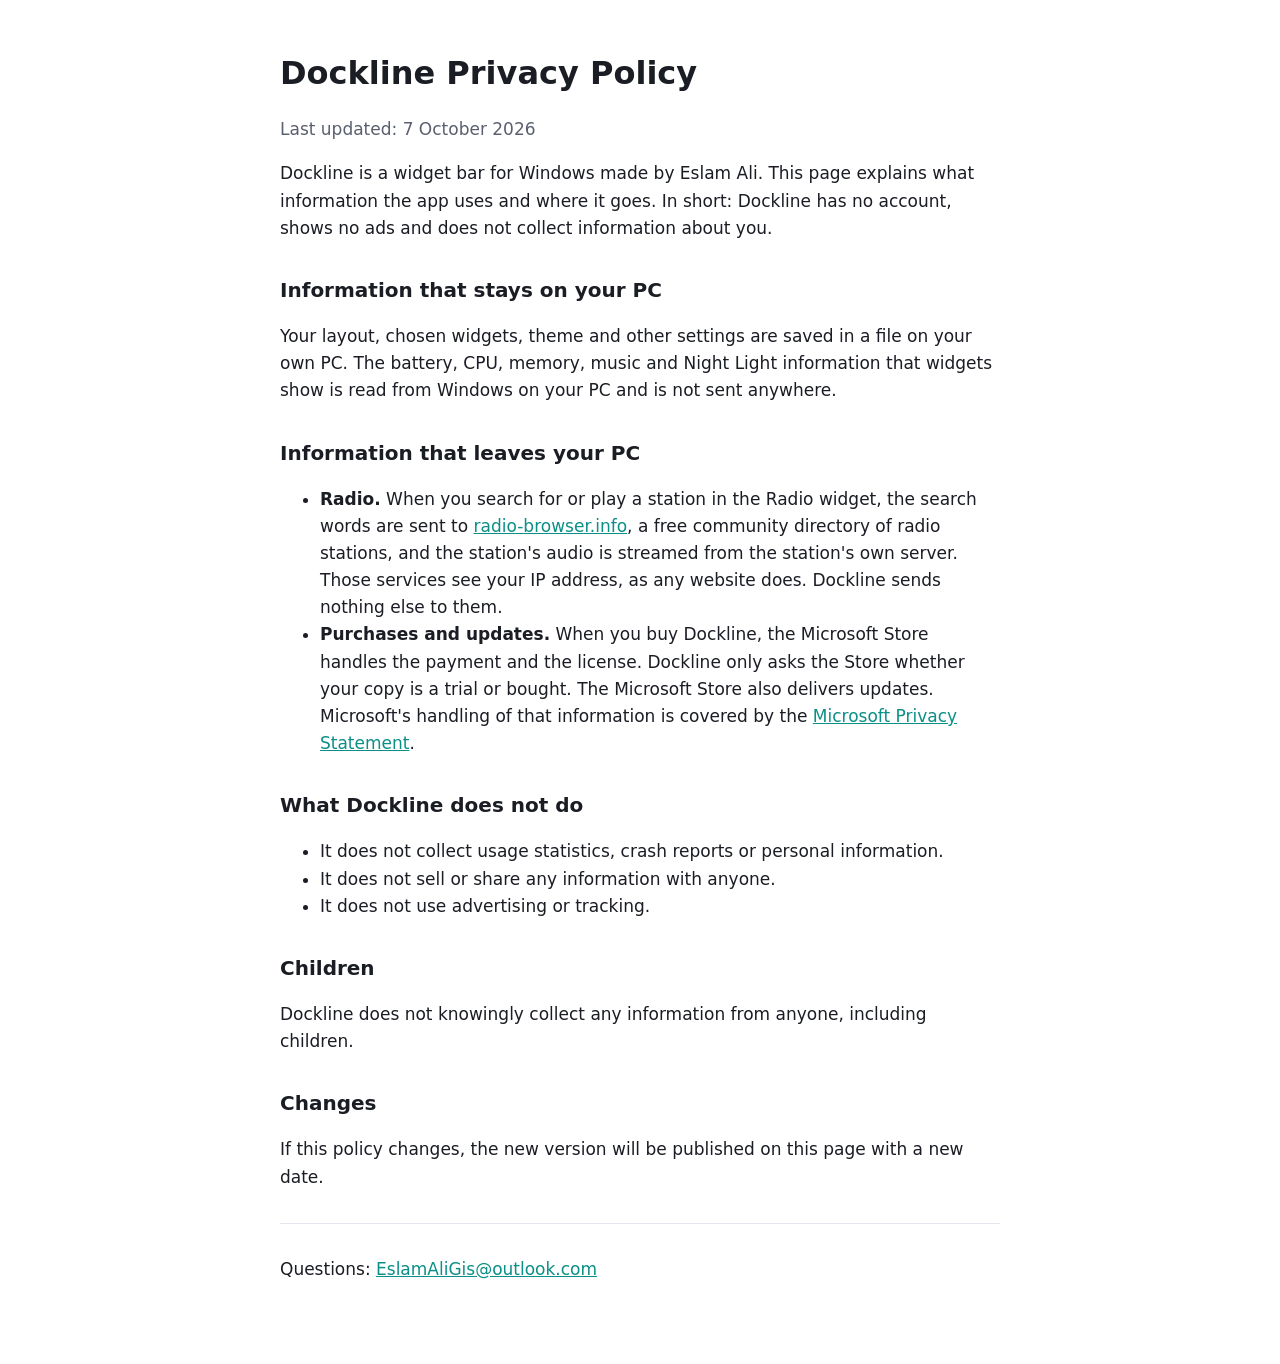
<file: privacy.html>
<!doctype html>
<html lang="en">
<head>
<meta charset="utf-8">
<meta name="viewport" content="width=device-width, initial-scale=1">
<title>Dockline Privacy Policy</title>
<style>
  :root { --bg: #ffffff; --text: #1b1d24; --muted: #5b6070; --line: #e3e6ee; --accent: #0b8f86; }
  @media (prefers-color-scheme: dark) { :root { --bg: #12141b; --text: #e9ebf2; --muted: #a3a8b8; --line: #2a2e3a; --accent: #3fd6c9; } }
  body { margin: 0; background: var(--bg); color: var(--text); font: 17px/1.6 "Segoe UI", system-ui, sans-serif; }
  main { max-width: 720px; margin: 0 auto; padding: 48px 16px 64px; }
  h1 { font-size: 32px; margin: 0 0 4px; }
  h2 { font-size: 20px; margin: 32px 0 8px; }
  p, li { color: var(--text); }
  .muted { color: var(--muted); }
  a { color: var(--accent); }
  hr { border: 0; border-top: 1px solid var(--line); margin: 32px 0; }
</style>
</head>
<body>
<main>
  <h1>Dockline Privacy Policy</h1>
  <p class="muted">Last updated: 7 October 2026</p>

  <p>Dockline is a widget bar for Windows made by Eslam Ali. This page explains what information the app uses and where it goes. In short: Dockline has no account, shows no ads and does not collect information about you.</p>

  <h2>Information that stays on your PC</h2>
  <p>Your layout, chosen widgets, theme and other settings are saved in a file on your own PC. The battery, CPU, memory, music and Night Light information that widgets show is read from Windows on your PC and is not sent anywhere.</p>

  <h2>Information that leaves your PC</h2>
  <ul>
    <li><strong>Radio.</strong> When you search for or play a station in the Radio widget, the search words are sent to <a href="https://www.radio-browser.info">radio-browser.info</a>, a free community directory of radio stations, and the station's audio is streamed from the station's own server. Those services see your IP address, as any website does. Dockline sends nothing else to them.</li>
    <li><strong>Purchases and updates.</strong> When you buy Dockline, the Microsoft Store handles the payment and the license. Dockline only asks the Store whether your copy is a trial or bought. The Microsoft Store also delivers updates. Microsoft's handling of that information is covered by the <a href="https://privacy.microsoft.com/privacystatement">Microsoft Privacy Statement</a>.</li>
  </ul>

  <h2>What Dockline does not do</h2>
  <ul>
    <li>It does not collect usage statistics, crash reports or personal information.</li>
    <li>It does not sell or share any information with anyone.</li>
    <li>It does not use advertising or tracking.</li>
  </ul>

  <h2>Children</h2>
  <p>Dockline does not knowingly collect any information from anyone, including children.</p>

  <h2>Changes</h2>
  <p>If this policy changes, the new version will be published on this page with a new date.</p>

  <hr>
  <p>Questions: <a href="mailto:EslamAliGis@outlook.com">EslamAliGis@outlook.com</a></p>
</main>
</body>
</html>
</file>
<file: css/style.css>
/* ==========================================================================
   Dockline — Windows 11 Glass Widget Bar Landing Page
   Aesthetic: Fluent Design / Windows 11 Mica & Liquid Acrylic Glass
   ========================================================================== */

:root {
  --bg-dark: #070a14;
  --bg-card: rgba(255, 255, 255, 0.05);
  --bg-card-hover: rgba(255, 255, 255, 0.08);
  --border-glass: rgba(255, 255, 255, 0.12);
  --border-glass-bright: rgba(255, 255, 255, 0.24);
  --text-main: #f3f6fc;
  --text-muted: #9aa5bf;
  --text-dim: #6c7893;
  --accent-cyan: #4fe0d0;
  --accent-blue: #3d88ff;
  --accent-purple: #9e84ff;
  --accent-amber: #f59e0b;
  --accent-emerald: #10b981;
  --accent-rose: #f43f5e;
  
  --glass-shelf-bg: rgba(18, 24, 38, 0.58);
  --glass-tile-bg: rgba(255, 255, 255, 0.07);
  --glass-tile-hover: rgba(255, 255, 255, 0.13);
  --glass-panel-bg: rgba(16, 21, 35, 0.82);
  --glass-blur: blur(28px) saturate(180%);
  --shelf-shadow: 0 20px 50px rgba(0, 0, 0, 0.5), 0 0 1px rgba(255, 255, 255, 0.3) inset;
  
  --font-display: "Segoe UI Variable Display", "Segoe UI", system-ui, -apple-system, sans-serif;
  --font-text: "Segoe UI Variable Text", "Segoe UI", system-ui, -apple-system, sans-serif;
}

*, *::before, *::after {
  box-sizing: border-box;
  margin: 0;
  padding: 0;
}

html {
  scroll-behavior: smooth;
  font-size: 16px;
  background-color: var(--bg-dark);
}

body {
  font-family: var(--font-text);
  background-color: var(--bg-dark);
  color: var(--text-main);
  line-height: 1.6;
  overflow-x: hidden;
  background-image: 
    radial-gradient(1000px 700px at 10% -5%, rgba(35, 175, 165, 0.2), transparent 70%),
    radial-gradient(1100px 800px at 90% 15%, rgba(115, 80, 235, 0.18), transparent 70%),
    radial-gradient(800px 600px at 50% 50%, rgba(60, 130, 246, 0.08), transparent 70%);
  background-attachment: fixed;
}

/* Typography Helpers */
h1, h2, h3, h4 {
  font-family: var(--font-display);
  font-weight: 700;
  color: var(--text-main);
  line-height: 1.15;
  letter-spacing: -0.02em;
}

a {
  color: var(--accent-cyan);
  text-decoration: none;
  transition: color 0.2s ease;
}
a:hover {
  color: #7ef5e8;
}

.gradient-text {
  background: linear-gradient(110deg, #5df3dc 0%, #87b2ff 50%, #c49eff 100%);
  -webkit-background-clip: text;
  background-clip: text;
  color: transparent;
}

/* Container */
.container {
  max-width: 1200px;
  margin: 0 auto;
  padding: 0 24px;
}

/* Top Notification Banner */
.top-pill-banner {
  background: rgba(255, 255, 255, 0.04);
  border-bottom: 1px solid rgba(255, 255, 255, 0.08);
  padding: 10px 0;
  font-size: 13.5px;
  text-align: center;
  backdrop-filter: blur(10px);
}
.top-pill-banner a {
  display: inline-flex;
  align-items: center;
  gap: 8px;
  color: var(--text-muted);
}
.top-pill-banner a:hover {
  color: var(--text-main);
}
.banner-badge {
  background: linear-gradient(135deg, rgba(79, 224, 208, 0.2), rgba(158, 132, 255, 0.2));
  color: #5cf3dd;
  border: 1px solid rgba(79, 224, 208, 0.35);
  font-weight: 600;
  font-size: 11.5px;
  padding: 2px 8px;
  border-radius: 999px;
  text-transform: uppercase;
  letter-spacing: 0.04em;
}

/* Header & Nav */
header.site-header {
  position: sticky;
  top: 0;
  z-index: 100;
  backdrop-filter: blur(24px);
  background: rgba(7, 10, 20, 0.75);
  border-bottom: 1px solid rgba(255, 255, 255, 0.08);
}
.nav-wrap {
  display: flex;
  align-items: center;
  justify-content: space-between;
  padding: 18px 0;
}
.brand-group {
  display: flex;
  align-items: center;
  gap: 12px;
  font-weight: 700;
  font-size: 20px;
  color: var(--text-main);
}
.brand-group img {
  width: 36px;
  height: 36px;
  border-radius: 9px;
  box-shadow: 0 4px 12px rgba(0, 0, 0, 0.3);
}
.version-tag {
  font-size: 11.5px;
  background: rgba(255, 255, 255, 0.08);
  border: 1px solid rgba(255, 255, 255, 0.14);
  color: var(--text-muted);
  padding: 3px 8px;
  border-radius: 999px;
  font-weight: 500;
}

nav.main-nav {
  display: flex;
  align-items: center;
  gap: 28px;
}
nav.main-nav a {
  color: var(--text-muted);
  font-size: 14.5px;
  font-weight: 500;
  transition: color 0.2s ease;
}
nav.main-nav a:hover {
  color: var(--text-main);
}

.header-cta-group {
  display: flex;
  align-items: center;
  gap: 14px;
}

.btn-store-nav {
  display: inline-flex;
  align-items: center;
  gap: 9px;
  background: linear-gradient(135deg, #2b6bf0 0%, #1a54cc 100%);
  color: #ffffff;
  padding: 9px 18px;
  border-radius: 999px;
  font-size: 14px;
  font-weight: 600;
  border: 1px solid rgba(255, 255, 255, 0.2);
  box-shadow: 0 4px 18px rgba(43, 107, 240, 0.35);
  transition: transform 0.2s ease, box-shadow 0.2s ease;
}
.btn-store-nav:hover {
  transform: translateY(-1px);
  box-shadow: 0 6px 24px rgba(43, 107, 240, 0.5);
  color: #ffffff;
}

/* Hero Section */
.hero-section {
  padding: 60px 0 30px;
  text-align: center;
}
.hero-badge-pill {
  display: inline-flex;
  align-items: center;
  gap: 8px;
  background: rgba(255, 255, 255, 0.05);
  border: 1px solid var(--border-glass-bright);
  padding: 6px 16px;
  border-radius: 999px;
  font-size: 13.5px;
  color: var(--text-muted);
  margin-bottom: 24px;
  backdrop-filter: blur(12px);
}
.hero-badge-pill .dot {
  width: 8px;
  height: 8px;
  border-radius: 50%;
  background: var(--accent-cyan);
  box-shadow: 0 0 10px var(--accent-cyan);
}
.hero-title {
  font-size: clamp(40px, 6vw, 68px);
  font-weight: 800;
  line-height: 1.08;
  letter-spacing: -0.03em;
  margin-bottom: 20px;
  max-width: 980px;
  margin-left: auto;
  margin-right: auto;
}
.hero-subtitle {
  font-size: clamp(17px, 2vw, 20px);
  color: var(--text-muted);
  max-width: 760px;
  margin: 0 auto 36px;
  line-height: 1.55;
}

.hero-actions {
  display: flex;
  align-items: center;
  justify-content: center;
  gap: 18px;
  flex-wrap: wrap;
  margin-bottom: 28px;
}
.btn-primary-hero {
  display: inline-flex;
  align-items: center;
  gap: 12px;
  background: #ffffff;
  color: #0c111e;
  padding: 14px 28px;
  border-radius: 999px;
  font-size: 16px;
  font-weight: 650;
  box-shadow: 0 8px 30px rgba(255, 255, 255, 0.25);
  transition: transform 0.2s ease, box-shadow 0.2s ease, background 0.2s;
}
.btn-primary-hero:hover {
  transform: translateY(-2px);
  box-shadow: 0 12px 40px rgba(255, 255, 255, 0.4);
  background: #f8fafc;
  color: #0c111e;
}
.btn-secondary-hero {
  display: inline-flex;
  align-items: center;
  gap: 10px;
  background: rgba(255, 255, 255, 0.06);
  border: 1px solid var(--border-glass-bright);
  color: var(--text-main);
  padding: 14px 26px;
  border-radius: 999px;
  font-size: 16px;
  font-weight: 600;
  backdrop-filter: blur(12px);
  transition: transform 0.2s ease, background 0.2s;
}
.btn-secondary-hero:hover {
  transform: translateY(-2px);
  background: rgba(255, 255, 255, 0.12);
  color: var(--text-main);
}

.trust-specs-bar {
  display: flex;
  align-items: center;
  justify-content: center;
  gap: 28px;
  color: var(--text-dim);
  font-size: 13px;
  font-weight: 500;
  flex-wrap: wrap;
  margin-bottom: 48px;
}
.trust-specs-bar span {
  display: inline-flex;
  align-items: center;
  gap: 6px;
}
.trust-specs-bar svg {
  width: 15px;
  height: 15px;
  color: var(--accent-cyan);
}

/* ==========================================================================
   INTERACTIVE DESKTOP SANDBOX
   ========================================================================== */

.sandbox-wrapper {
  margin-top: 10px;
  margin-bottom: 80px;
}

.sandbox-frame {
  position: relative;
  background: #090e1a;
  border: 1px solid var(--border-glass-bright);
  border-radius: 24px;
  box-shadow: 0 30px 100px rgba(0, 0, 0, 0.7), 0 0 1px rgba(255, 255, 255, 0.4) inset;
  overflow: hidden;
}

/* Sandbox Top Toolbar */
.sandbox-topbar {
  display: flex;
  align-items: center;
  justify-content: space-between;
  padding: 14px 22px;
  background: rgba(14, 19, 32, 0.85);
  border-bottom: 1px solid rgba(255, 255, 255, 0.08);
  backdrop-filter: blur(16px);
  flex-wrap: wrap;
  gap: 12px;
}

.window-dots {
  display: flex;
  align-items: center;
  gap: 8px;
}
.window-dots span {
  width: 12px;
  height: 12px;
  border-radius: 50%;
  display: inline-block;
}
.dot-red { background: #ff5f56; }
.dot-yellow { background: #ffbd2e; }
.dot-green { background: #27c93f; }

.sandbox-title-badge {
  font-size: 13.5px;
  font-weight: 600;
  color: var(--text-muted);
  display: inline-flex;
  align-items: center;
  gap: 8px;
}
.sandbox-title-badge .live-dot {
  width: 7px;
  height: 7px;
  border-radius: 50%;
  background: #10b981;
  animation: pulseLive 2s infinite ease-in-out;
}
@keyframes pulseLive {
  0%, 100% { opacity: 1; transform: scale(1); }
  50% { opacity: 0.4; transform: scale(0.85); }
}

.sandbox-toolbar-controls {
  display: flex;
  align-items: center;
  gap: 18px;
  flex-wrap: wrap;
}

.control-pill-group {
  display: flex;
  align-items: center;
  background: rgba(255, 255, 255, 0.06);
  border: 1px solid rgba(255, 255, 255, 0.1);
  padding: 3px;
  border-radius: 999px;
  gap: 2px;
}
.control-label {
  font-size: 12px;
  color: var(--text-dim);
  text-transform: uppercase;
  letter-spacing: 0.05em;
  font-weight: 600;
  margin-right: 6px;
}
.btn-control-pill {
  background: transparent;
  border: none;
  color: var(--text-muted);
  font-family: inherit;
  font-size: 12.5px;
  font-weight: 600;
  padding: 5px 12px;
  border-radius: 999px;
  cursor: pointer;
  transition: all 0.2s ease;
  display: inline-flex;
  align-items: center;
  gap: 5px;
}
.btn-control-pill:hover {
  color: var(--text-main);
  background: rgba(255, 255, 255, 0.08);
}
.btn-control-pill.active {
  background: rgba(255, 255, 255, 0.18);
  color: #ffffff;
  box-shadow: 0 2px 8px rgba(0, 0, 0, 0.3);
}

.slider-glass-group {
  display: flex;
  align-items: center;
  gap: 8px;
}
.slider-glass-group input[type="range"] {
  width: 90px;
  accent-color: var(--accent-cyan);
  cursor: pointer;
}

/* Desktop Canvas Area */
.desktop-viewport {
  position: relative;
  width: 100%;
  height: 640px;
  overflow: hidden;
  user-select: none;
  background: #090e1f;
  transition: filter 0.2s ease;
}

/* High-Res Dynamic Wallpapers */
.desktop-wallpaper {
  position: absolute;
  inset: 0;
  transition: opacity 0.5s ease;
}
.wallpaper-dark {
  background: 
    radial-gradient(850px 600px at 18% 28%, rgba(20, 185, 175, 0.55), transparent 70%),
    radial-gradient(900px 700px at 82% 76%, rgba(100, 75, 255, 0.45), transparent 70%),
    radial-gradient(700px 500px at 60% 12%, rgba(55, 130, 255, 0.35), transparent 70%),
    linear-gradient(135deg, #0a1426 0%, #0d1024 50%, #150c26 100%);
  opacity: 1;
}
.wallpaper-light {
  background: 
    radial-gradient(850px 600px at 20% 25%, rgba(120, 220, 210, 0.75), transparent 70%),
    radial-gradient(900px 700px at 80% 80%, rgba(190, 175, 255, 0.7), transparent 70%),
    radial-gradient(700px 500px at 62% 8%, rgba(150, 200, 255, 0.7), transparent 70%),
    linear-gradient(135deg, #eef6fb 0%, #f4f2fc 100%);
  opacity: 0;
}
.desktop-viewport.light-theme .wallpaper-dark { opacity: 0; }
.desktop-viewport.light-theme .wallpaper-light { opacity: 1; }

/* Dunes SVG layer */
.dunes-art {
  position: absolute;
  left: 0;
  right: 0;
  bottom: 48px;
  height: 480px;
  pointer-events: none;
  opacity: 0.9;
}
.dunes-art svg {
  width: 100%;
  height: 100%;
  display: block;
}

/* Night Light Warmth Tint Layer */
.night-light-overlay {
  position: absolute;
  inset: 0;
  pointer-events: none;
  background-color: rgba(255, 140, 20, 0);
  mix-blend-mode: color;
  transition: background-color 0.15s ease;
  z-index: 10;
}

/* Background Mock Work Window (VS Code style) */
.mock-window {
  position: absolute;
  top: 40px;
  left: 50px;
  width: 540px;
  height: 420px;
  border-radius: 14px;
  background: rgba(18, 24, 38, 0.55);
  border: 1px solid rgba(255, 255, 255, 0.12);
  backdrop-filter: blur(20px);
  box-shadow: 0 25px 60px rgba(0, 0, 0, 0.45);
  display: flex;
  flex-direction: column;
  overflow: hidden;
  transition: all 0.3s ease;
  z-index: 2;
}
.desktop-viewport.light-theme .mock-window {
  background: rgba(255, 255, 255, 0.65);
  border-color: rgba(0, 0, 0, 0.08);
  box-shadow: 0 25px 60px rgba(40, 50, 90, 0.18);
}
.mock-win-titlebar {
  height: 38px;
  background: rgba(255, 255, 255, 0.03);
  border-bottom: 1px solid rgba(255, 255, 255, 0.08);
  display: flex;
  align-items: center;
  justify-content: space-between;
  padding: 0 14px;
  font-size: 12.5px;
  color: var(--text-dim);
}
.mock-win-tabs {
  display: flex;
  align-items: center;
  gap: 8px;
}
.mock-tab {
  display: inline-flex;
  align-items: center;
  gap: 6px;
  background: rgba(255, 255, 255, 0.07);
  padding: 4px 10px;
  border-radius: 6px;
  color: var(--text-main);
  font-size: 11.5px;
}
.desktop-viewport.light-theme .mock-tab {
  background: rgba(0, 0, 0, 0.06);
  color: #1a202c;
}
.mock-win-body {
  padding: 20px 24px;
  font-family: Consolas, "Cascadia Code", monospace;
  font-size: 12.5px;
  line-height: 1.8;
  color: #94a3b8;
  overflow: hidden;
}
.mock-code-line {
  display: flex;
  gap: 14px;
}
.mock-line-num {
  color: rgba(255, 255, 255, 0.2);
  width: 20px;
  text-align: right;
  user-select: none;
}
.desktop-viewport.light-theme .mock-line-num {
  color: rgba(0, 0, 0, 0.3);
}
.mock-code-line .k { color: #f43f5e; }
.mock-code-line .f { color: #38bdf8; }
.mock-code-line .s { color: #a7f3d0; }
.mock-code-line .c { color: #64748b; font-style: italic; }

/* Windows 11 Taskbar */
.taskbar-strip {
  position: absolute;
  left: 0;
  right: 0;
  bottom: 0;
  height: 48px;
  background: rgba(18, 22, 34, 0.65);
  border-top: 1px solid rgba(255, 255, 255, 0.08);
  backdrop-filter: blur(30px);
  display: flex;
  align-items: center;
  justify-content: space-between;
  padding: 0 16px;
  z-index: 5;
}
.desktop-viewport.light-theme .taskbar-strip {
  background: rgba(255, 255, 255, 0.7);
  border-top-color: rgba(0, 0, 0, 0.08);
}
.taskbar-center {
  position: absolute;
  left: 50%;
  transform: translateX(-50%);
  display: flex;
  align-items: center;
  gap: 8px;
}
.taskbar-icon {
  width: 34px;
  height: 34px;
  border-radius: 8px;
  display: flex;
  align-items: center;
  justify-content: center;
  color: #cbd5e1;
  cursor: pointer;
  transition: all 0.15s ease;
}
.taskbar-icon:hover {
  background: rgba(255, 255, 255, 0.1);
}
.desktop-viewport.light-theme .taskbar-icon {
  color: #334155;
}
.desktop-viewport.light-theme .taskbar-icon:hover {
  background: rgba(0, 0, 0, 0.07);
}
.taskbar-icon.active {
  position: relative;
}
.taskbar-icon.active::after {
  content: "";
  position: absolute;
  bottom: 2px;
  width: 14px;
  height: 3px;
  border-radius: 2px;
  background: var(--accent-cyan);
}
.taskbar-tray {
  display: flex;
  align-items: center;
  gap: 12px;
  font-size: 11.5px;
  color: var(--text-muted);
}
.desktop-viewport.light-theme .taskbar-tray {
  color: #475569;
}

/* ==========================================================================
   THE DOCKLINE GLASS BAR & CAPSULES
   ========================================================================== */

.dockline-bar-container {
  position: absolute;
  z-index: 30;
  transition: all 0.4s cubic-bezier(0.2, 0.8, 0.2, 1);
}

/* Edge Positions */
.edge-right {
  right: 20px;
  top: calc(50% - 24px);
  transform: translateY(-50%);
}
.edge-left {
  left: 20px;
  top: calc(50% - 24px);
  transform: translateY(-50%);
}
.edge-bottom {
  bottom: 56px;
  left: 50%;
  transform: translateX(-50%);
}
.edge-top {
  top: 20px;
  left: 50%;
  transform: translateX(-50%);
}

.dockline-shelf {
  background: var(--glass-shelf-bg);
  backdrop-filter: var(--glass-blur);
  -webkit-backdrop-filter: var(--glass-blur);
  border: 1px solid var(--border-glass);
  border-radius: 24px;
  padding: 6px;
  display: flex;
  gap: 6px;
  box-shadow: var(--shelf-shadow);
  transition: background 0.3s ease, border-color 0.3s ease;
}
.desktop-viewport.light-theme .dockline-shelf {
  background: rgba(255, 255, 255, 0.7);
  border-color: rgba(255, 255, 255, 0.8);
  box-shadow: 0 20px 50px rgba(40, 50, 90, 0.18), 0 0 1px rgba(0, 0, 0, 0.1) inset;
}

/* Vertical Bar (Right & Left) */
.edge-right .dockline-shelf,
.edge-left .dockline-shelf {
  flex-direction: column;
  width: 76px;
}

/* Horizontal Bar (Bottom & Top) */
.edge-bottom .dockline-shelf,
.edge-top .dockline-shelf {
  flex-direction: row;
  height: 72px;
}

/* Widget Capsules / Tiles */
.dock-tile {
  background: var(--glass-tile-bg);
  border: 1px solid rgba(255, 255, 255, 0.1);
  border-radius: 17px;
  padding: 8px 6px;
  display: flex;
  flex-direction: column;
  align-items: center;
  justify-content: center;
  cursor: pointer;
  position: relative;
  transition: transform 0.25s cubic-bezier(0.2, 0.8, 0.2, 1),
              background 0.2s ease,
              border-color 0.2s ease,
              opacity 0.25s ease;
  user-select: none;
}
.edge-bottom .dock-tile,
.edge-top .dock-tile {
  min-width: 68px;
  padding: 6px 10px;
}
.desktop-viewport.light-theme .dock-tile {
  background: rgba(255, 255, 255, 0.75);
  border-color: rgba(30, 40, 80, 0.1);
  color: #1e293b;
}

.dock-tile:hover {
  background: var(--glass-tile-hover);
  border-color: rgba(255, 255, 255, 0.26);
  transform: scale(1.05);
}
.desktop-viewport.light-theme .dock-tile:hover {
  background: rgba(255, 255, 255, 0.95);
  border-color: rgba(30, 40, 80, 0.22);
}

.dock-tile.active-panel {
  background: rgba(255, 255, 255, 0.2);
  border-color: var(--accent-cyan);
  box-shadow: 0 0 16px rgba(79, 224, 208, 0.35);
}
.desktop-viewport.light-theme .dock-tile.active-panel {
  background: #ffffff;
  border-color: #0b9e93;
  box-shadow: 0 0 16px rgba(11, 158, 147, 0.25);
}

/* Tile Internal Layouts */
.tile-clock-time {
  font-size: 15px;
  font-weight: 700;
  line-height: 1.1;
  color: var(--text-main);
}
.tile-clock-date {
  font-size: 10px;
  color: var(--text-muted);
  text-transform: uppercase;
  margin-top: 2px;
}
.desktop-viewport.light-theme .tile-clock-time { color: #0f172a; }
.desktop-viewport.light-theme .tile-clock-date { color: #64748b; }

/* Now Playing Tile */
.tile-media {
  gap: 4px;
}
.media-cover-mini {
  width: 30px;
  height: 30px;
  border-radius: 8px;
  background: linear-gradient(135deg, #f43f5e, #fb923c);
  display: flex;
  align-items: center;
  justify-content: center;
  color: #ffffff;
  position: relative;
  overflow: hidden;
  box-shadow: 0 4px 10px rgba(0, 0, 0, 0.3);
}
.eq-bars-mini {
  display: flex;
  align-items: flex-end;
  gap: 2px;
  height: 12px;
}
.eq-bars-mini span {
  width: 2.5px;
  background: #ffffff;
  border-radius: 1px;
  height: 3px;
  transition: height 0.15s ease;
}
.tile-media.playing .eq-bars-mini span:nth-child(1) { animation: eqJump 0.6s infinite ease-in-out; }
.tile-media.playing .eq-bars-mini span:nth-child(2) { animation: eqJump 0.4s infinite ease-in-out 0.15s; }
.tile-media.playing .eq-bars-mini span:nth-child(3) { animation: eqJump 0.5s infinite ease-in-out 0.3s; }
.tile-media.playing .eq-bars-mini span:nth-child(4) { animation: eqJump 0.7s infinite ease-in-out 0.2s; }
@keyframes eqJump {
  0%, 100% { height: 3px; }
  50% { height: 11px; }
}

/* Focus Tile */
.tile-focus {
  gap: 3px;
}
.focus-ring-svg {
  width: 28px;
  height: 28px;
  transform: rotate(-90deg);
}
.focus-ring-bg {
  stroke: rgba(255, 255, 255, 0.15);
  fill: none;
  stroke-width: 3;
}
.desktop-viewport.light-theme .focus-ring-bg {
  stroke: rgba(0, 0, 0, 0.1);
}
.focus-ring-progress {
  stroke: #f43f5e;
  fill: none;
  stroke-width: 3;
  stroke-linecap: round;
  stroke-dasharray: 75.4;
  stroke-dashoffset: 20;
  transition: stroke-dashoffset 0.5s ease;
}
.tile-focus-min {
  font-size: 10px;
  font-weight: 700;
  color: #f43f5e;
}

/* Battery Tile */
.tile-battery {
  gap: 3px;
}
.tile-battery-icon {
  display: flex;
  align-items: center;
  gap: 2px;
  color: var(--accent-emerald);
}
.tile-battery-pct {
  font-size: 11px;
  font-weight: 700;
  color: var(--text-main);
}
.desktop-viewport.light-theme .tile-battery-pct { color: #0f172a; }

/* System Activity Tile */
.tile-system {
  gap: 4px;
}
.sys-bar-mini {
  width: 44px;
  height: 4px;
  background: rgba(255, 255, 255, 0.14);
  border-radius: 2px;
  overflow: hidden;
}
.desktop-viewport.light-theme .sys-bar-mini {
  background: rgba(0, 0, 0, 0.1);
}
.sys-bar-fill {
  height: 100%;
  border-radius: 2px;
  transition: width 0.3s ease;
}
.fill-cpu {
  width: 22%;
  background: var(--accent-cyan);
}
.fill-ram {
  width: 44%;
  background: var(--accent-purple);
}
.sys-label-mini {
  font-size: 9.5px;
  color: var(--text-dim);
  font-weight: 600;
}

/* Night Light Tile */
.tile-nightlight {
  gap: 3px;
}
.tile-nl-icon {
  color: var(--accent-amber);
}
.tile-nl-label {
  font-size: 10px;
  font-weight: 600;
  color: var(--accent-amber);
}

/* Radio Tile */
.tile-radio {
  gap: 3px;
}
.tile-radio-icon {
  color: #38bdf8;
}
.tile-radio-label {
  font-size: 10px;
  font-weight: 600;
  color: #38bdf8;
}

/* Quick Actions Tile */
.tile-actions {
  gap: 3px;
}
.tile-actions-grid {
  display: grid;
  grid-template-columns: repeat(2, 6px);
  gap: 3px;
}
.tile-actions-grid span {
  width: 6px;
  height: 6px;
  border-radius: 1.5px;
  background: var(--accent-blue);
}

/* End Action Buttons (Settings & Pin) */
.dock-end-actions {
  display: flex;
  align-items: center;
  justify-content: center;
  gap: 8px;
  padding-top: 4px;
}
.edge-right .dock-end-actions,
.edge-left .dock-end-actions {
  flex-direction: column;
}
.btn-dock-icon {
  width: 32px;
  height: 32px;
  border-radius: 50%;
  background: rgba(255, 255, 255, 0.06);
  border: 1px solid rgba(255, 255, 255, 0.1);
  color: var(--text-muted);
  display: flex;
  align-items: center;
  justify-content: center;
  cursor: pointer;
  transition: all 0.2s ease;
}
.desktop-viewport.light-theme .btn-dock-icon {
  background: rgba(0, 0, 0, 0.05);
  border-color: rgba(0, 0, 0, 0.08);
  color: #475569;
}
.btn-dock-icon:hover {
  background: rgba(255, 255, 255, 0.15);
  color: #ffffff;
  transform: scale(1.1);
}

/* Mode Switcher Feedback Toast */
.mode-feedback-toast {
  position: absolute;
  top: 24px;
  left: 50%;
  transform: translateX(-50%) translateY(-20px);
  background: rgba(18, 24, 38, 0.85);
  border: 1px solid var(--border-glass-bright);
  backdrop-filter: blur(20px);
  color: #ffffff;
  padding: 6px 16px;
  border-radius: 999px;
  font-size: 13px;
  font-weight: 600;
  box-shadow: 0 10px 30px rgba(0, 0, 0, 0.4);
  pointer-events: none;
  opacity: 0;
  transition: all 0.3s cubic-bezier(0.2, 0.8, 0.2, 1);
  z-index: 50;
  display: flex;
  align-items: center;
  gap: 8px;
}
.mode-feedback-toast.show {
  transform: translateX(-50%) translateY(0);
  opacity: 1;
}

/* ==========================================================================
   FLYOUT PANELS (POPOVERS)
   ========================================================================== */

.flyout-panel-container {
  position: absolute;
  z-index: 40;
  pointer-events: none;
  transition: all 0.3s cubic-bezier(0.16, 1, 0.3, 1);
}

/* Positioning relative to edge */
.edge-right .flyout-panel-container {
  right: 104px;
  top: 50%;
  transform: translateY(-50%);
}
.edge-left .flyout-panel-container {
  left: 104px;
  top: 50%;
  transform: translateY(-50%);
}
.edge-bottom .flyout-panel-container {
  bottom: 142px;
  left: 50%;
  transform: translateX(-50%);
}
.edge-top .flyout-panel-container {
  top: 96px;
  left: 50%;
  transform: translateX(-50%);
}

.flyout-panel {
  background: var(--glass-panel-bg);
  backdrop-filter: blur(32px) saturate(190%);
  -webkit-backdrop-filter: blur(32px) saturate(190%);
  border: 1px solid var(--border-glass-bright);
  border-radius: 22px;
  padding: 22px;
  width: 320px;
  box-shadow: 0 25px 70px rgba(0, 0, 0, 0.6), 0 0 1px rgba(255, 255, 255, 0.35) inset;
  color: var(--text-main);
  opacity: 0;
  transform: scale(0.92);
  pointer-events: none;
  display: none;
  transition: opacity 0.25s cubic-bezier(0.16, 1, 0.3, 1),
              transform 0.25s cubic-bezier(0.16, 1, 0.3, 1);
}
.desktop-viewport.light-theme .flyout-panel {
  background: rgba(255, 255, 255, 0.88);
  border-color: rgba(255, 255, 255, 0.95);
  box-shadow: 0 25px 70px rgba(40, 50, 90, 0.22), 0 0 1px rgba(0, 0, 0, 0.1) inset;
  color: #0f172a;
}

.flyout-panel.active {
  display: block;
  opacity: 1;
  transform: scale(1);
  pointer-events: auto;
}

.panel-header {
  display: flex;
  align-items: center;
  justify-content: space-between;
  margin-bottom: 16px;
}
.panel-title {
  font-size: 16px;
  font-weight: 700;
  display: flex;
  align-items: center;
  gap: 8px;
}
.panel-close-btn {
  background: rgba(255, 255, 255, 0.08);
  border: none;
  color: var(--text-muted);
  width: 26px;
  height: 26px;
  border-radius: 50%;
  display: flex;
  align-items: center;
  justify-content: center;
  cursor: pointer;
  transition: all 0.2s ease;
}
.desktop-viewport.light-theme .panel-close-btn {
  background: rgba(0, 0, 0, 0.06);
  color: #475569;
}
.panel-close-btn:hover {
  background: rgba(255, 255, 255, 0.2);
  color: #ffffff;
}

/* Panel: Now Playing */
.media-album-card {
  display: flex;
  gap: 16px;
  align-items: center;
  margin-bottom: 16px;
}
.media-album-art {
  width: 64px;
  height: 64px;
  border-radius: 12px;
  background: linear-gradient(135deg, #ec4899, #8b5cf6, #3b82f6);
  box-shadow: 0 8px 20px rgba(0, 0, 0, 0.4);
  display: flex;
  align-items: center;
  justify-content: center;
  color: #ffffff;
  flex-shrink: 0;
}
.media-details h4 {
  font-size: 15px;
  font-weight: 700;
  margin-bottom: 2px;
}
.media-details p {
  font-size: 12.5px;
  color: var(--text-muted);
}
.desktop-viewport.light-theme .media-details p { color: #64748b; }

.media-scrubber {
  margin-bottom: 14px;
}
.scrubber-bar {
  width: 100%;
  height: 5px;
  background: rgba(255, 255, 255, 0.15);
  border-radius: 999px;
  position: relative;
  cursor: pointer;
}
.desktop-viewport.light-theme .scrubber-bar {
  background: rgba(0, 0, 0, 0.12);
}
.scrubber-fill {
  height: 100%;
  background: var(--accent-cyan);
  border-radius: 999px;
  width: 32%;
  position: relative;
}
.scrubber-times {
  display: flex;
  justify-content: space-between;
  font-size: 11px;
  color: var(--text-dim);
  margin-top: 5px;
}

.media-controls-row {
  display: flex;
  align-items: center;
  justify-content: center;
  gap: 20px;
  margin-bottom: 14px;
}
.btn-media-ctrl {
  background: transparent;
  border: none;
  color: var(--text-muted);
  cursor: pointer;
  display: flex;
  align-items: center;
  justify-content: center;
  transition: all 0.15s ease;
}
.btn-media-ctrl:hover {
  color: var(--text-main);
  transform: scale(1.15);
}
.btn-media-play {
  width: 44px;
  height: 44px;
  border-radius: 50%;
  background: #ffffff;
  color: #0c111e;
  box-shadow: 0 4px 16px rgba(255, 255, 255, 0.3);
}
.btn-media-play:hover {
  background: #f1f5f9;
  transform: scale(1.08);
  color: #0c111e;
}
.desktop-viewport.light-theme .btn-media-play {
  background: #0f172a;
  color: #ffffff;
}

.media-volume-row {
  display: flex;
  align-items: center;
  gap: 10px;
  font-size: 12px;
  color: var(--text-dim);
}
.media-volume-row input[type="range"] {
  flex: 1;
  accent-color: var(--accent-cyan);
  cursor: pointer;
}

/* Panel: Focus Timer */
.focus-timer-display {
  display: flex;
  flex-direction: column;
  align-items: center;
  justify-content: center;
  margin: 10px 0 20px;
}
.focus-big-ring-svg {
  width: 140px;
  height: 140px;
  transform: rotate(-90deg);
}
.focus-big-ring-bg {
  stroke: rgba(255, 255, 255, 0.1);
  fill: none;
  stroke-width: 6;
}
.desktop-viewport.light-theme .focus-big-ring-bg {
  stroke: rgba(0, 0, 0, 0.1);
}
.focus-big-ring-progress {
  stroke: #f43f5e;
  fill: none;
  stroke-width: 6;
  stroke-linecap: round;
  stroke-dasharray: 377;
  stroke-dashoffset: 0;
  transition: stroke-dashoffset 0.5s ease;
}
.focus-time-center {
  position: absolute;
  text-align: center;
}
.focus-digits {
  font-size: 32px;
  font-weight: 800;
  letter-spacing: -0.03em;
  color: var(--text-main);
}
.desktop-viewport.light-theme .focus-digits { color: #0f172a; }
.focus-session-type {
  font-size: 12px;
  color: var(--text-muted);
  text-transform: uppercase;
  letter-spacing: 0.05em;
  font-weight: 600;
}

.focus-presets-row {
  display: flex;
  gap: 8px;
  margin-bottom: 18px;
}
.btn-focus-preset {
  flex: 1;
  background: rgba(255, 255, 255, 0.06);
  border: 1px solid rgba(255, 255, 255, 0.1);
  color: var(--text-muted);
  padding: 6px 0;
  border-radius: 999px;
  font-size: 12px;
  font-weight: 600;
  cursor: pointer;
  transition: all 0.2s ease;
}
.desktop-viewport.light-theme .btn-focus-preset {
  background: rgba(0, 0, 0, 0.05);
  border-color: rgba(0, 0, 0, 0.08);
  color: #475569;
}
.btn-focus-preset.active, .btn-focus-preset:hover {
  background: rgba(244, 63, 94, 0.2);
  border-color: rgba(244, 63, 94, 0.4);
  color: #f43f5e;
}

.focus-actions-row {
  display: flex;
  gap: 10px;
}
.btn-focus-start {
  flex: 2;
  background: #f43f5e;
  color: #ffffff;
  border: none;
  padding: 10px;
  border-radius: 999px;
  font-weight: 650;
  font-size: 14px;
  cursor: pointer;
  display: inline-flex;
  align-items: center;
  justify-content: center;
  gap: 6px;
  transition: all 0.2s ease;
  box-shadow: 0 4px 16px rgba(244, 63, 94, 0.35);
}
.btn-focus-start:hover {
  background: #fb7185;
  transform: translateY(-1px);
}
.btn-focus-reset {
  flex: 1;
  background: rgba(255, 255, 255, 0.08);
  border: 1px solid rgba(255, 255, 255, 0.12);
  color: var(--text-muted);
  border-radius: 999px;
  font-size: 13px;
  font-weight: 600;
  cursor: pointer;
  transition: all 0.2s ease;
}
.desktop-viewport.light-theme .btn-focus-reset {
  background: rgba(0, 0, 0, 0.06);
  color: #475569;
}
.btn-focus-reset:hover {
  color: var(--text-main);
  background: rgba(255, 255, 255, 0.14);
}

/* Panel: Night Light */
.nightlight-card {
  display: flex;
  flex-direction: column;
  gap: 18px;
}
.nl-toggle-row {
  display: flex;
  align-items: center;
  justify-content: space-between;
  background: rgba(255, 255, 255, 0.05);
  padding: 12px 16px;
  border-radius: 14px;
}
.desktop-viewport.light-theme .nl-toggle-row {
  background: rgba(0, 0, 0, 0.04);
}
.toggle-switch {
  position: relative;
  display: inline-block;
  width: 44px;
  height: 24px;
}
.toggle-switch input {
  opacity: 0;
  width: 0;
  height: 0;
}
.toggle-slider {
  position: absolute;
  cursor: pointer;
  inset: 0;
  background-color: rgba(255, 255, 255, 0.2);
  border-radius: 999px;
  transition: 0.3s;
}
.desktop-viewport.light-theme .toggle-slider {
  background-color: rgba(0, 0, 0, 0.18);
}
.toggle-slider:before {
  position: absolute;
  content: "";
  height: 18px;
  width: 18px;
  left: 3px;
  bottom: 3px;
  background-color: white;
  border-radius: 50%;
  transition: 0.3s;
}
.toggle-switch input:checked + .toggle-slider {
  background-color: var(--accent-amber);
}
.toggle-switch input:checked + .toggle-slider:before {
  transform: translateX(20px);
}

.nl-slider-box {
  display: flex;
  flex-direction: column;
  gap: 8px;
}
.nl-slider-labels {
  display: flex;
  justify-content: space-between;
  font-size: 13px;
  font-weight: 600;
  color: var(--text-muted);
}
.nl-warmth-slider {
  width: 100%;
  accent-color: var(--accent-amber);
  cursor: pointer;
  height: 6px;
}

.nl-hint {
  font-size: 12px;
  color: var(--text-dim);
  background: rgba(245, 158, 11, 0.1);
  border: 1px solid rgba(245, 158, 11, 0.2);
  padding: 10px 14px;
  border-radius: 12px;
  line-height: 1.4;
}

/* Panel: Battery & Peripherals */
.devices-list {
  display: flex;
  flex-direction: column;
  gap: 12px;
}
.device-item {
  display: flex;
  align-items: center;
  justify-content: space-between;
  padding: 12px 14px;
  background: rgba(255, 255, 255, 0.05);
  border-radius: 14px;
}
.desktop-viewport.light-theme .device-item {
  background: rgba(0, 0, 0, 0.04);
}
.device-info {
  display: flex;
  align-items: center;
  gap: 12px;
}
.device-icon-box {
  width: 34px;
  height: 34px;
  border-radius: 10px;
  background: rgba(255, 255, 255, 0.08);
  display: flex;
  align-items: center;
  justify-content: center;
  color: var(--text-main);
}
.desktop-viewport.light-theme .device-icon-box {
  background: rgba(0, 0, 0, 0.06);
  color: #1e293b;
}
.device-name {
  font-size: 13.5px;
  font-weight: 600;
}
.device-status {
  font-size: 11px;
  color: var(--text-muted);
}
.device-badge {
  font-size: 13px;
  font-weight: 700;
  color: var(--accent-emerald);
}

/* Panel: System Activity */
.system-gauges-list {
  display: flex;
  flex-direction: column;
  gap: 16px;
}
.sys-gauge-item h5 {
  font-size: 13px;
  font-weight: 600;
  display: flex;
  justify-content: space-between;
  margin-bottom: 6px;
}
.sys-bar-large {
  width: 100%;
  height: 8px;
  background: rgba(255, 255, 255, 0.1);
  border-radius: 999px;
  overflow: hidden;
}
.desktop-viewport.light-theme .sys-bar-large {
  background: rgba(0, 0, 0, 0.08);
}
.sys-fill-large {
  height: 100%;
  border-radius: 999px;
  transition: width 0.4s ease;
}

/* Panel: Radio */
.radio-panel-body {
  display: flex;
  flex-direction: column;
  gap: 14px;
}
.radio-station-badge {
  display: flex;
  align-items: center;
  gap: 12px;
  padding: 12px;
  background: rgba(255, 255, 255, 0.05);
  border-radius: 14px;
}
.desktop-viewport.light-theme .radio-station-badge {
  background: rgba(0, 0, 0, 0.04);
}
.radio-presets {
  display: grid;
  grid-template-columns: repeat(2, 1fr);
  gap: 8px;
}
.btn-station {
  background: rgba(255, 255, 255, 0.06);
  border: 1px solid rgba(255, 255, 255, 0.1);
  color: var(--text-muted);
  padding: 8px;
  border-radius: 10px;
  font-size: 12px;
  font-weight: 600;
  cursor: pointer;
  text-align: left;
  transition: all 0.2s ease;
}
.desktop-viewport.light-theme .btn-station {
  background: rgba(0, 0, 0, 0.04);
  border-color: rgba(0, 0, 0, 0.08);
  color: #334155;
}
.btn-station.active, .btn-station:hover {
  background: rgba(56, 189, 248, 0.15);
  border-color: rgba(56, 189, 248, 0.4);
  color: #38bdf8;
}

/* Panel: Quick Actions */
.quick-actions-grid {
  display: grid;
  grid-template-columns: repeat(2, 1fr);
  gap: 10px;
}
.qa-tile {
  background: rgba(255, 255, 255, 0.06);
  border: 1px solid rgba(255, 255, 255, 0.1);
  padding: 14px 10px;
  border-radius: 14px;
  display: flex;
  flex-direction: column;
  align-items: center;
  gap: 8px;
  cursor: pointer;
  transition: all 0.2s ease;
  font-size: 12px;
  font-weight: 600;
  color: var(--text-main);
}
.desktop-viewport.light-theme .qa-tile {
  background: rgba(0, 0, 0, 0.04);
  border-color: rgba(0, 0, 0, 0.08);
  color: #1e293b;
}
.qa-tile:hover {
  background: rgba(255, 255, 255, 0.12);
  transform: translateY(-2px);
}
.qa-tile.active {
  background: rgba(61, 136, 255, 0.2);
  border-color: var(--accent-blue);
  color: #60a5fa;
}

/* ==========================================================================
   FEATURE SHOWCASE SECTIONS
   ========================================================================== */

section.page-section {
  padding: 80px 0;
  border-top: 1px solid rgba(255, 255, 255, 0.08);
}

.section-head {
  text-align: center;
  max-width: 720px;
  margin: 0 auto 56px;
}
.section-tag {
  display: inline-block;
  font-size: 12px;
  font-weight: 700;
  text-transform: uppercase;
  letter-spacing: 0.08em;
  color: var(--accent-cyan);
  margin-bottom: 12px;
}
.section-title {
  font-size: clamp(30px, 4vw, 44px);
  margin-bottom: 16px;
}
.section-desc {
  font-size: 18px;
  color: var(--text-muted);
}

/* Pillars Grid (Safe by design) */
.pillars-grid {
  display: grid;
  grid-template-columns: repeat(3, 1fr);
  gap: 24px;
}
.pillar-card {
  background: var(--bg-card);
  border: 1px solid var(--border-glass);
  border-radius: 20px;
  padding: 32px 28px;
  transition: transform 0.25s ease, border-color 0.25s ease;
}
.pillar-card:hover {
  transform: translateY(-4px);
  border-color: var(--border-glass-bright);
}
.pillar-icon-box {
  width: 48px;
  height: 48px;
  border-radius: 14px;
  background: rgba(255, 255, 255, 0.06);
  border: 1px solid rgba(255, 255, 255, 0.12);
  display: flex;
  align-items: center;
  justify-content: center;
  margin-bottom: 20px;
  color: var(--accent-cyan);
}
.pillar-card h3 {
  font-size: 20px;
  margin-bottom: 10px;
}
.pillar-card p {
  color: var(--text-muted);
  font-size: 15.5px;
}

/* Feature Spotlight Split Rows */
.spotlight-row {
  display: grid;
  grid-template-columns: 1fr 1.1fr;
  gap: 48px;
  align-items: center;
  margin-bottom: 72px;
}
.spotlight-row.reverse {
  grid-template-columns: 1.1fr 1fr;
}
.spotlight-row.reverse .spotlight-text {
  order: 2;
}
.spotlight-row.reverse .spotlight-visual {
  order: 1;
}

.spotlight-text h3 {
  font-size: clamp(26px, 3.2vw, 36px);
  margin-bottom: 16px;
}
.spotlight-text p {
  color: var(--text-muted);
  font-size: 17px;
  margin-bottom: 24px;
}
.spotlight-bullets {
  list-style: none;
  display: flex;
  flex-direction: column;
  gap: 12px;
}
.spotlight-bullets li {
  display: flex;
  align-items: center;
  gap: 12px;
  font-size: 15.5px;
  color: var(--text-main);
}
.spotlight-bullets svg {
  width: 18px;
  height: 18px;
  color: var(--accent-cyan);
  flex-shrink: 0;
}

.spotlight-visual {
  position: relative;
  border-radius: 20px;
  overflow: hidden;
  border: 1px solid var(--border-glass-bright);
  box-shadow: 0 25px 70px rgba(0, 0, 0, 0.5);
  background: #0d1222;
}
.spotlight-visual img {
  width: 100%;
  height: auto;
  display: block;
}

/* Modes Showcase Cards */
.modes-grid {
  display: grid;
  grid-template-columns: repeat(4, 1fr);
  gap: 20px;
}
.mode-card {
  background: var(--bg-card);
  border: 1px solid var(--border-glass);
  border-radius: 18px;
  padding: 24px;
  display: flex;
  flex-direction: column;
  gap: 12px;
  transition: all 0.25s ease;
}
.mode-card:hover {
  transform: translateY(-4px);
  border-color: var(--accent-purple);
}
.mode-header {
  display: flex;
  align-items: center;
  gap: 10px;
  font-size: 18px;
  font-weight: 700;
}
.mode-pill-tag {
  font-size: 11px;
  padding: 3px 8px;
  border-radius: 999px;
  background: rgba(255, 255, 255, 0.1);
  color: var(--text-muted);
}
.mode-card p {
  font-size: 14.5px;
  color: var(--text-muted);
}
.mode-widgets-chips {
  display: flex;
  flex-wrap: wrap;
  gap: 6px;
  margin-top: auto;
}
.mode-widgets-chips span {
  font-size: 11.5px;
  background: rgba(255, 255, 255, 0.06);
  padding: 4px 9px;
  border-radius: 8px;
  color: var(--text-main);
}

/* All Widgets Catalog Grid */
.widgets-catalog-grid {
  display: grid;
  grid-template-columns: repeat(3, 1fr);
  gap: 20px;
}
.widget-catalog-card {
  background: var(--bg-card);
  border: 1px solid var(--border-glass);
  border-radius: 18px;
  padding: 24px;
  transition: all 0.2s ease;
}
.widget-catalog-card:hover {
  background: var(--bg-card-hover);
  border-color: var(--border-glass-bright);
  transform: translateY(-2px);
}
.widget-card-top {
  display: flex;
  align-items: center;
  gap: 12px;
  margin-bottom: 12px;
}
.widget-card-icon {
  width: 40px;
  height: 40px;
  border-radius: 12px;
  background: rgba(255, 255, 255, 0.08);
  display: flex;
  align-items: center;
  justify-content: center;
  color: var(--accent-cyan);
}
.widget-catalog-card h4 {
  font-size: 17px;
}
.widget-catalog-card p {
  font-size: 14.5px;
  color: var(--text-muted);
}

/* Community Roadmap & Voting */
.vote-banner {
  background: linear-gradient(135deg, rgba(35, 175, 165, 0.12) 0%, rgba(115, 80, 235, 0.12) 100%);
  border: 1px solid var(--border-glass-bright);
  border-radius: 24px;
  padding: 48px;
  display: grid;
  grid-template-columns: 1.2fr 1fr;
  gap: 40px;
  align-items: center;
}
.vote-content h3 {
  font-size: 32px;
  margin-bottom: 14px;
}
.vote-content p {
  color: var(--text-muted);
  font-size: 16.5px;
  margin-bottom: 24px;
}
.vote-ideas-list {
  display: flex;
  flex-direction: column;
  gap: 10px;
}
.idea-chip {
  display: flex;
  align-items: center;
  justify-content: space-between;
  background: rgba(255, 255, 255, 0.07);
  border: 1px solid rgba(255, 255, 255, 0.12);
  padding: 12px 18px;
  border-radius: 14px;
  font-size: 14.5px;
  font-weight: 600;
}
.idea-votes {
  background: rgba(79, 224, 208, 0.2);
  color: var(--accent-cyan);
  padding: 4px 10px;
  border-radius: 999px;
  font-size: 12px;
}

/* Pricing Card Box */
.pricing-box {
  background: linear-gradient(180deg, rgba(255, 255, 255, 0.06) 0%, rgba(255, 255, 255, 0.02) 100%);
  border: 1px solid var(--border-glass-bright);
  border-radius: 28px;
  padding: 56px 40px;
  text-align: center;
  max-width: 680px;
  margin: 0 auto;
  box-shadow: 0 30px 80px rgba(0, 0, 0, 0.5);
}
.pricing-price-tag {
  font-size: 64px;
  font-weight: 800;
  letter-spacing: -0.03em;
  margin: 18px 0 6px;
  color: #ffffff;
}
.pricing-price-tag span {
  font-size: 20px;
  color: var(--text-muted);
  font-weight: 500;
}
.pricing-sub {
  color: var(--text-muted);
  font-size: 17px;
  margin-bottom: 32px;
}
.pricing-perks {
  display: flex;
  flex-direction: column;
  gap: 12px;
  max-width: 440px;
  margin: 0 auto 36px;
  text-align: left;
}
.pricing-perks div {
  display: flex;
  align-items: center;
  gap: 12px;
  font-size: 15.5px;
  color: var(--text-main);
}
.pricing-perks svg {
  color: var(--accent-cyan);
  flex-shrink: 0;
}

/* FAQ Accordion */
.faq-list {
  max-width: 820px;
  margin: 0 auto;
}
details.faq-item {
  border-bottom: 1px solid var(--border-glass);
  padding: 20px 0;
}
details.faq-item summary {
  font-size: 18px;
  font-weight: 650;
  cursor: pointer;
  list-style: none;
  display: flex;
  align-items: center;
  justify-content: space-between;
  user-select: none;
  color: var(--text-main);
}
details.faq-item summary::-webkit-details-marker {
  display: none;
}
details.faq-item summary::after {
  content: "+";
  font-size: 24px;
  font-weight: 300;
  color: var(--accent-cyan);
  transition: transform 0.2s ease;
}
details.faq-item[open] summary::after {
  content: "−";
}
details.faq-item p {
  color: var(--text-muted);
  font-size: 16px;
  margin-top: 14px;
  line-height: 1.6;
}

/* Footer */
footer.site-footer {
  padding: 48px 0 64px;
  border-top: 1px solid var(--border-glass);
  color: var(--text-dim);
  font-size: 14.5px;
}
.footer-wrap {
  display: flex;
  align-items: center;
  justify-content: space-between;
  flex-wrap: wrap;
  gap: 24px;
}
.footer-links {
  display: flex;
  gap: 24px;
}
.footer-links a {
  color: var(--text-muted);
}
.footer-links a:hover {
  color: var(--text-main);
}

/* ==========================================================================
   RESPONSIVE STYLES
   ========================================================================== */

@media (max-width: 1024px) {
  .pillars-grid { grid-template-columns: 1fr; }
  .modes-grid { grid-template-columns: repeat(2, 1fr); }
  .widgets-catalog-grid { grid-template-columns: repeat(2, 1fr); }
  .spotlight-row, .spotlight-row.reverse { grid-template-columns: 1fr; }
  .spotlight-row.reverse .spotlight-text { order: 0; }
  .spotlight-row.reverse .spotlight-visual { order: 1; }
  .vote-banner { grid-template-columns: 1fr; }
}

@media (max-width: 768px) {
  nav.main-nav { display: none; }
  .desktop-viewport { height: 520px; }
  .mock-window { display: none; } /* Hide background IDE on mobile screens for clarity */
  .edge-right, .edge-left {
    right: 10px;
  }
  .edge-right .dockline-shelf, .edge-left .dockline-shelf {
    width: 64px;
  }
  .edge-right .flyout-panel-container {
    right: 84px;
  }
  .flyout-panel {
    width: 270px;
    padding: 16px;
  }
  .sandbox-topbar {
    flex-direction: column;
    align-items: flex-start;
  }
  .sandbox-toolbar-controls {
    width: 100%;
    justify-content: flex-start;
    overflow-x: auto;
    padding-bottom: 4px;
  }
  .modes-grid { grid-template-columns: 1fr; }
  .widgets-catalog-grid { grid-template-columns: 1fr; }
  .pricing-box { padding: 40px 24px; }
}
</file>
